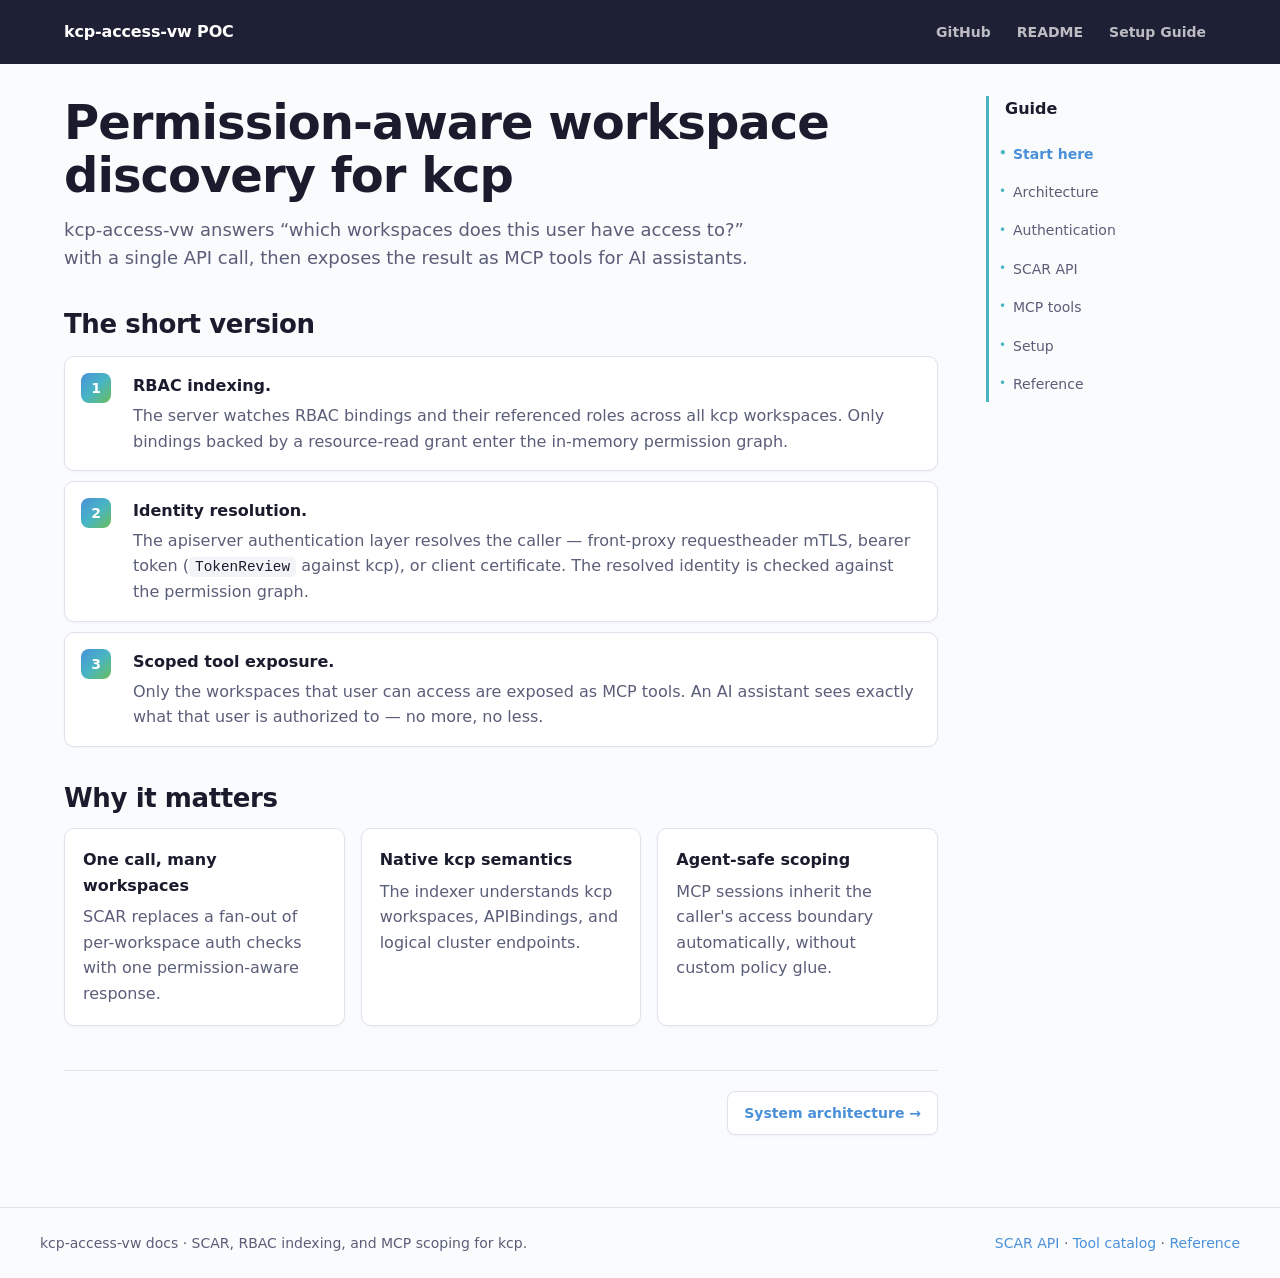
<file: site/index.html>
<!doctype html>
    <html lang="en">
      <head>
        <meta charset="utf-8" />
        <meta name="viewport" content="width=device-width, initial-scale=1" />
        <title>Start here · kcp-access-vw</title>
        <link rel="stylesheet" href="assets/styles.css" />
      </head>
      <body>
        <header class="site-header">
          <div class="header-inner">
            <a class="brand" href="index.html">

              <span>kcp-access-vw POC</span>
            </a>
            <nav class="top-links" aria-label="Top links">
              <a href="https://github.com/cnvergence/kcp-access-vw" target="_blank" rel="noreferrer">GitHub</a>
              <a href="https://github.com/cnvergence/kcp-access-vw#readme" target="_blank" rel="noreferrer">README</a>
              <a href="setup.html">Setup Guide</a>
            </nav>
          </div>
        </header>

        <div class="guide-layout">
          <main class="main-content">
            <h1 class="page-title">Permission-aware workspace discovery for kcp</h1>
            <p class="intro">kcp-access-vw answers “which workspaces does this user have access to?” with a single API call, then exposes the result as MCP tools for AI assistants.</p>


<section class="section">
  <h2>The short version</h2>
  <ol class="step-list">
    <li>
      <span class="step-num">1</span>
      <div>
        <strong>RBAC indexing.</strong>
        <span>The server watches RBAC bindings and their referenced roles across all kcp workspaces. Only bindings backed by a resource-read grant enter the in-memory permission graph.</span>
      </div>
    </li>
    <li>
      <span class="step-num">2</span>
      <div>
        <strong>Identity resolution.</strong>
        <span>The apiserver authentication layer resolves the caller — front-proxy requestheader mTLS, bearer token (<code>TokenReview</code> against kcp), or client certificate. The resolved identity is checked against the permission graph.</span>
      </div>
    </li>
    <li>
      <span class="step-num">3</span>
      <div>
        <strong>Scoped tool exposure.</strong>
        <span>Only the workspaces that user can access are exposed as MCP tools. An AI assistant sees exactly what that user is authorized to — no more, no less.</span>
      </div>
    </li>
  </ol>
</section>


<section class="section">
  <h2>Why it matters</h2>
  <div class="three-col">
    <article class="mini-card">
      <strong>One call, many workspaces</strong>
      <p class="short">SCAR replaces a fan-out of per-workspace auth checks with one permission-aware response.</p>
    </article>
    <article class="mini-card">
      <strong>Native kcp semantics</strong>
      <p class="short">The indexer understands kcp workspaces, APIBindings, and logical cluster endpoints.</p>
    </article>
    <article class="mini-card">
      <strong>Agent-safe scoping</strong>
      <p class="short">MCP sessions inherit the caller's access boundary automatically, without custom policy glue.</p>
    </article>
  </div>
</section>

            <nav class="page-nav" aria-label="Pagination"><span></span><a href="architecture.html">System architecture →</a></nav>
          </main>
          <aside class="sidebar" aria-label="Guide">
            <p class="sidebar-title">Guide</p>
            <ul class="nav-list">
              <li><a href="index.html" aria-current="page">Start here</a></li>
              <li><a href="architecture.html">Architecture</a></li>
              <li><a href="auth.html">Authentication</a></li>
              <li><a href="scar.html">SCAR API</a></li>
              <li><a href="mcp.html">MCP tools</a></li>
              <li><a href="setup.html">Setup</a></li>
              <li><a href="reference.html">Reference</a></li>
            </ul>
          </aside>
        </div>

        <footer class="footer">
          <div class="footer-inner">
            <span>kcp-access-vw docs · SCAR, RBAC indexing, and MCP scoping for kcp.</span>
            <span><a href="scar.html">SCAR API</a> · <a href="mcp.html">Tool catalog</a> · <a href="reference.html">Reference</a></span>
          </div>
        </footer>
      </body>
    </html>
</file>
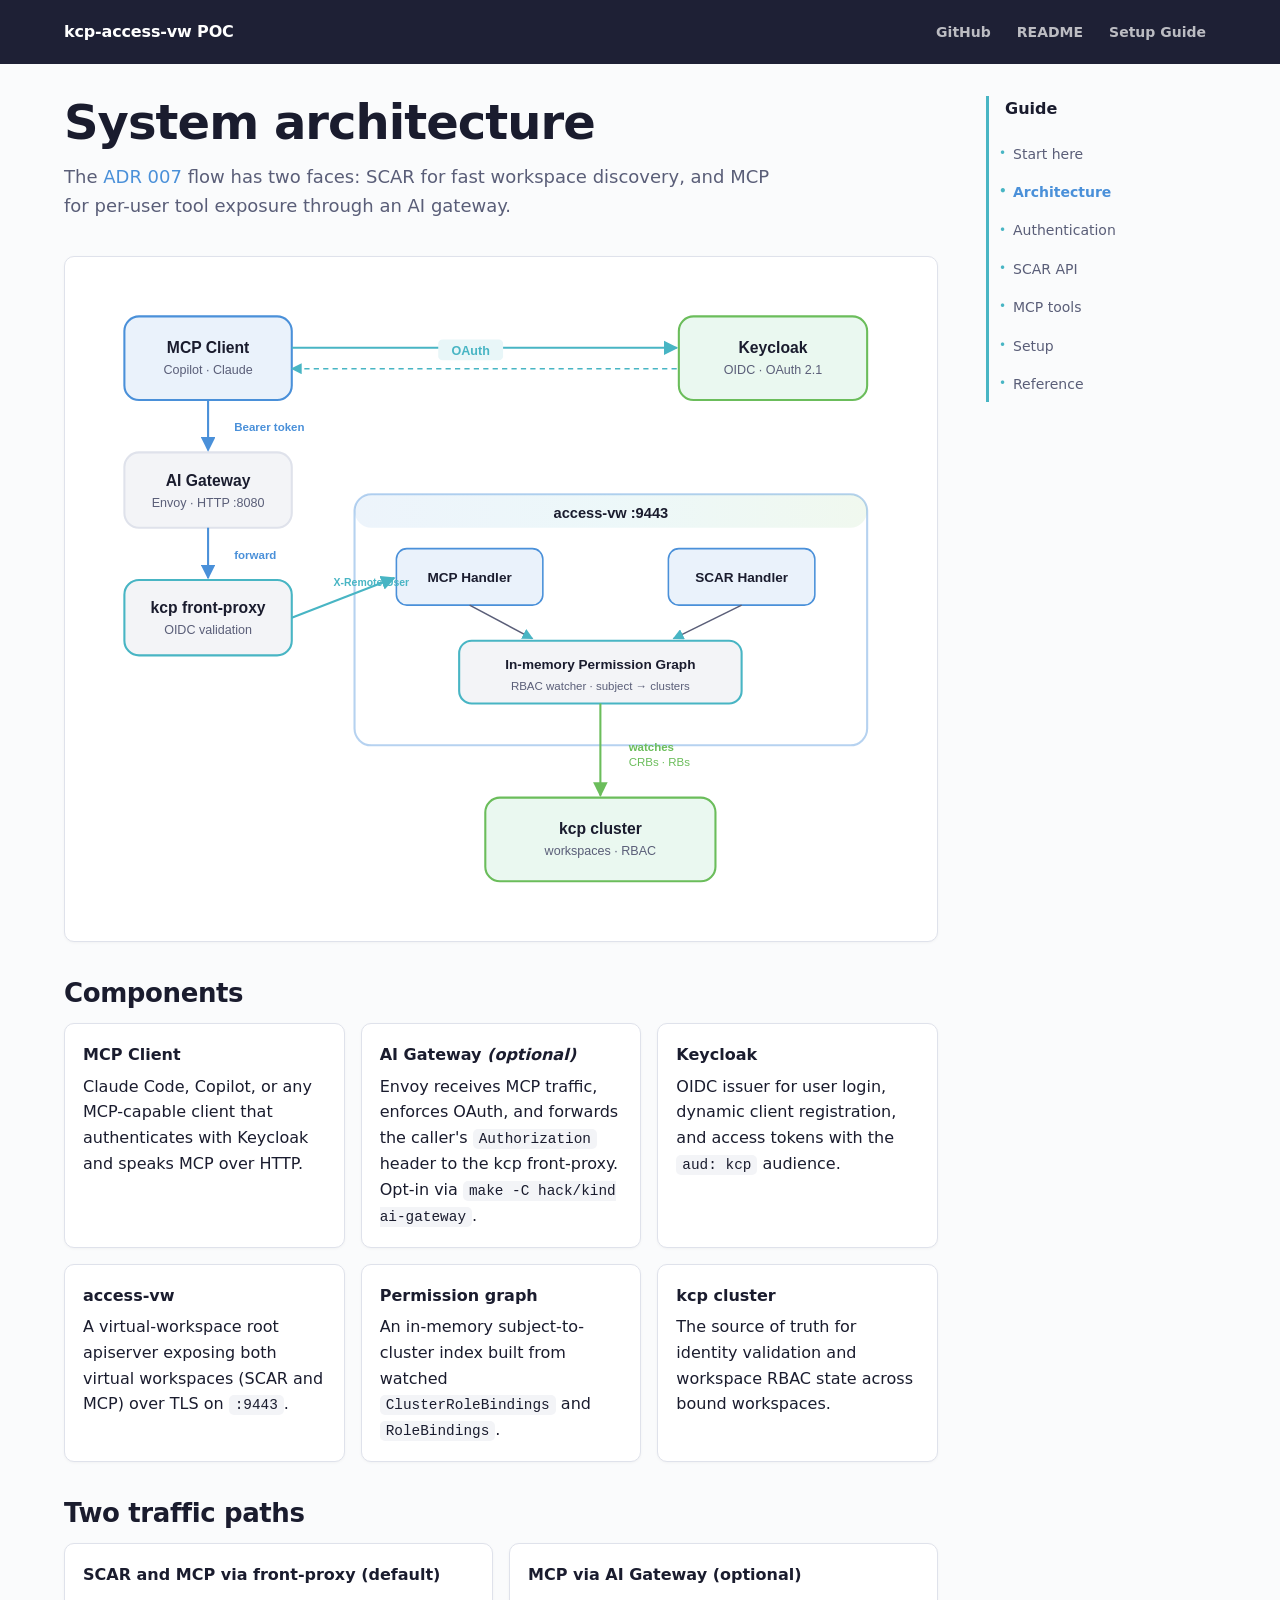
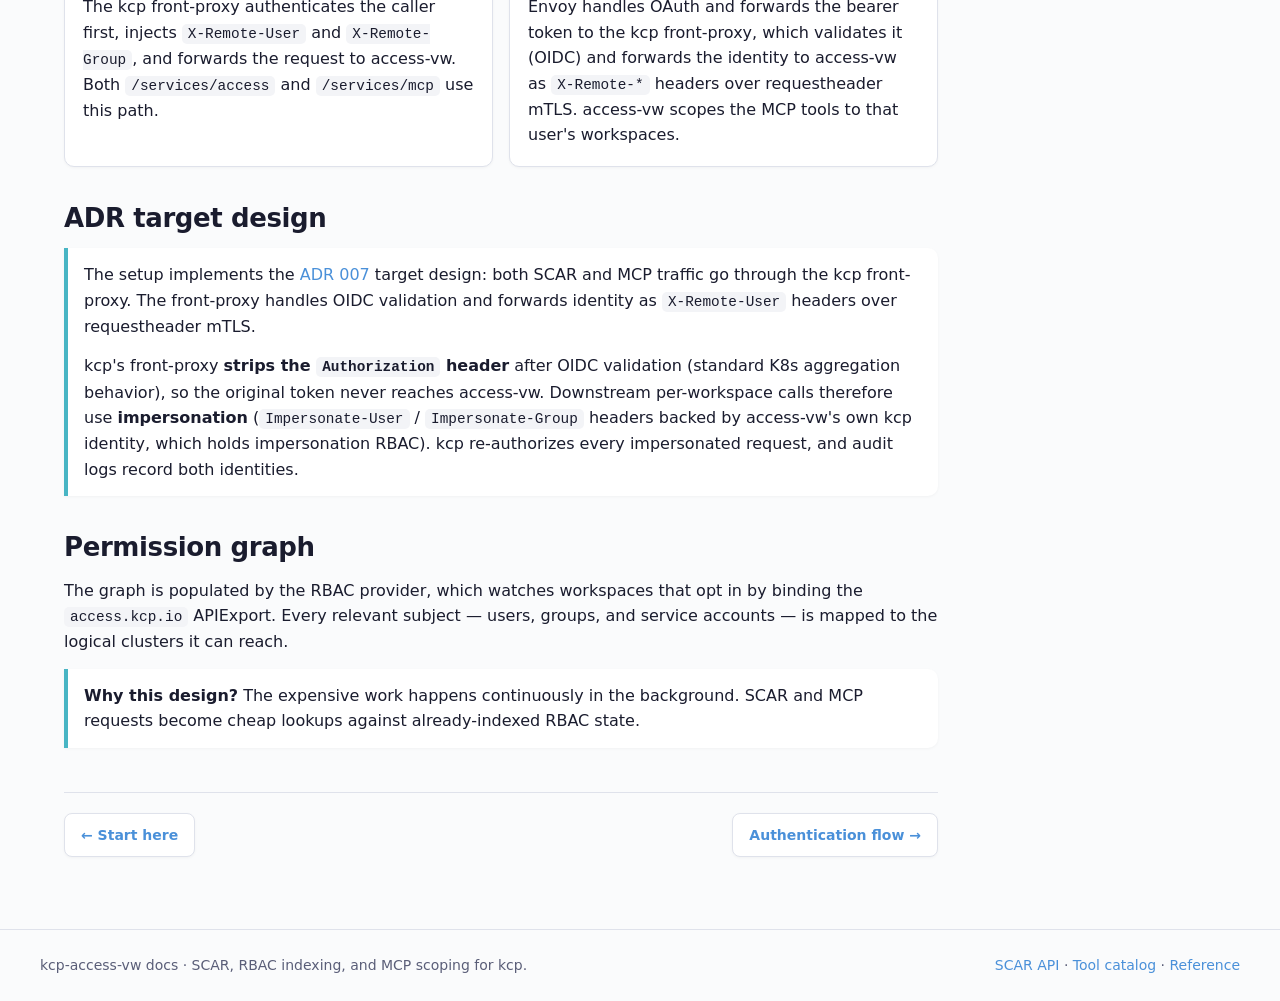
<file: site/architecture.html>
<!doctype html>
    <html lang="en">
      <head>
        <meta charset="utf-8" />
        <meta name="viewport" content="width=device-width, initial-scale=1" />
        <title>System architecture · kcp-access-vw</title>
        <link rel="stylesheet" href="assets/styles.css" />
      </head>
      <body>
        <header class="site-header">
          <div class="header-inner">
            <a class="brand" href="index.html">
              
              <span>kcp-access-vw POC</span>
            </a>
            <nav class="top-links" aria-label="Top links">
              <a href="https://github.com/cnvergence/kcp-access-vw" target="_blank" rel="noreferrer">GitHub</a>
              <a href="https://github.com/cnvergence/kcp-access-vw#readme" target="_blank" rel="noreferrer">README</a>
              <a href="setup.html">Setup Guide</a>
            </nav>
          </div>
        </header>

        <div class="guide-layout">
          <main class="main-content">
            <h1 class="page-title">System architecture</h1>
            <p class="intro">The <a href="https://github.com/cnvergence/pm-architecture/blob/ec1fc0d334de2702dbcfb3070d6d01bc2031bbbf/adr/007-mcp-server-for-kcp-and-platform-mesh.md" target="_blank" rel="noreferrer">ADR 007</a> flow has two faces: SCAR for fast workspace discovery, and MCP for per-user tool exposure through an AI gateway.</p>

    <section class="section">

<div class="diagram-wrap">
  <svg viewBox="0 0 780 600" width="100%" role="img" aria-labelledby="arch-title arch-desc" xmlns="http://www.w3.org/2000/svg">
    <title id="arch-title">access-vw system architecture</title>
    <desc id="arch-desc">OAuth between MCP client and Keycloak, bearer token through Envoy AI Gateway to access-vw, and RBAC watching from access-vw into the kcp cluster.</desc>
    <defs>
      <marker id="arrow-blue" viewBox="0 0 10 10" refX="9" refY="5" markerWidth="7" markerHeight="7" orient="auto-start-reverse">
        <path d="M 0 0 L 10 5 L 0 10 z" fill="#4a90d9" />
      </marker>
      <marker id="arrow-teal" viewBox="0 0 10 10" refX="9" refY="5" markerWidth="7" markerHeight="7" orient="auto-start-reverse">
        <path d="M 0 0 L 10 5 L 0 10 z" fill="#48b5c4" />
      </marker>
      <marker id="arrow-green" viewBox="0 0 10 10" refX="9" refY="5" markerWidth="7" markerHeight="7" orient="auto-start-reverse">
        <path d="M 0 0 L 10 5 L 0 10 z" fill="#6bbd5b" />
      </marker>
      <linearGradient id="grad-header" x1="0" y1="0" x2="1" y2="0">
        <stop offset="0%" stop-color="#4a90d9"/>
        <stop offset="50%" stop-color="#48b5c4"/>
        <stop offset="100%" stop-color="#6bbd5b"/>
      </linearGradient>
    </defs>

    <!-- MCP Client -->
    <rect x="30" y="30" rx="14" ry="14" width="160" height="80" fill="#eaf2fb" stroke="#4a90d9" stroke-width="2"/>
    <text x="110" y="65" text-anchor="middle" font-family="Inter, sans-serif" font-weight="700" font-size="15" fill="#1a1c2e">MCP Client</text>
    <text x="110" y="85" text-anchor="middle" font-family="Inter, sans-serif" font-weight="500" font-size="12" fill="#5a5e78">Copilot · Claude</text>

    <!-- Keycloak -->
    <rect x="560" y="30" rx="14" ry="14" width="180" height="80" fill="#eaf8f0" stroke="#6bbd5b" stroke-width="2"/>
    <text x="650" y="65" text-anchor="middle" font-family="Inter, sans-serif" font-weight="700" font-size="15" fill="#1a1c2e">Keycloak</text>
    <text x="650" y="85" text-anchor="middle" font-family="Inter, sans-serif" font-weight="500" font-size="12" fill="#5a5e78">OIDC · OAuth 2.1</text>

    <!-- OAuth arrow (bidirectional) -->
    <line x1="190" y1="60" x2="558" y2="60" stroke="#48b5c4" stroke-width="2" marker-end="url(#arrow-teal)"/>
    <line x1="558" y1="80" x2="190" y2="80" stroke="#48b5c4" stroke-width="1.5" stroke-dasharray="5 4" marker-end="url(#arrow-teal)"/>
    <rect x="330" y="52" rx="4" ry="4" width="62" height="20" fill="#e8f6f8"/>
    <text x="361" y="67" text-anchor="middle" font-family="Inter, sans-serif" font-weight="700" font-size="12" fill="#48b5c4">OAuth</text>

    <!-- AI Gateway -->
    <rect x="30" y="160" rx="14" ry="14" width="160" height="72" fill="#f3f4f7" stroke="#dfe2eb" stroke-width="2"/>
    <text x="110" y="192" text-anchor="middle" font-family="Inter, sans-serif" font-weight="700" font-size="15" fill="#1a1c2e">AI Gateway</text>
    <text x="110" y="212" text-anchor="middle" font-family="Inter, sans-serif" font-weight="500" font-size="12" fill="#5a5e78">Envoy · HTTP :8080</text>

    <!-- MCP Client to Gateway -->
    <line x1="110" y1="110" x2="110" y2="158" stroke="#4a90d9" stroke-width="2" marker-end="url(#arrow-blue)"/>
    <text x="135" y="140" font-family="Inter, sans-serif" font-weight="600" font-size="11" fill="#4a90d9">Bearer token</text>

    <!-- kcp front-proxy -->
    <rect x="30" y="282" rx="14" ry="14" width="160" height="72" fill="#f3f4f7" stroke="#48b5c4" stroke-width="2"/>
    <text x="110" y="314" text-anchor="middle" font-family="Inter, sans-serif" font-weight="700" font-size="15" fill="#1a1c2e">kcp front-proxy</text>
    <text x="110" y="334" text-anchor="middle" font-family="Inter, sans-serif" font-weight="500" font-size="12" fill="#5a5e78">OIDC validation</text>

    <!-- Gateway to front-proxy -->
    <line x1="110" y1="232" x2="110" y2="280" stroke="#4a90d9" stroke-width="2" marker-end="url(#arrow-blue)"/>
    <text x="135" y="262" font-family="Inter, sans-serif" font-weight="600" font-size="11" fill="#4a90d9">forward</text>

    <!-- access-vw panel -->
    <rect x="250" y="200" rx="16" ry="16" width="490" height="240" fill="#ffffff" stroke="#4a90d9" stroke-width="2" stroke-opacity="0.4"/>
    <rect x="250" y="200" rx="16" ry="16" width="490" height="32" fill="url(#grad-header)" opacity="0.1"/>
    <text x="495" y="223" text-anchor="middle" font-family="Inter, sans-serif" font-weight="800" font-size="14" fill="#1a1c2e">access-vw :9443</text>

    <!-- MCP Handler -->
    <rect x="290" y="252" rx="10" ry="10" width="140" height="54" fill="#eaf2fb" stroke="#4a90d9" stroke-width="1.5"/>
    <text x="360" y="284" text-anchor="middle" font-family="Inter, sans-serif" font-weight="700" font-size="13" fill="#1a1c2e">MCP Handler</text>

    <!-- SCAR Handler -->
    <rect x="550" y="252" rx="10" ry="10" width="140" height="54" fill="#eaf2fb" stroke="#4a90d9" stroke-width="1.5"/>
    <text x="620" y="284" text-anchor="middle" font-family="Inter, sans-serif" font-weight="700" font-size="13" fill="#1a1c2e">SCAR Handler</text>

    <!-- Permission Graph -->
    <rect x="350" y="340" rx="12" ry="12" width="270" height="60" fill="#f3f4f7" stroke="#48b5c4" stroke-width="2"/>
    <text x="485" y="367" text-anchor="middle" font-family="Inter, sans-serif" font-weight="700" font-size="13" fill="#1a1c2e">In-memory Permission Graph</text>
    <text x="485" y="387" text-anchor="middle" font-family="Inter, sans-serif" font-weight="500" font-size="11" fill="#5a5e78">RBAC watcher · subject → clusters</text>

    <!-- Front-proxy to access-vw (X-Remote-User headers) -->
    <line x1="190" y1="318" x2="288" y2="280" stroke="#48b5c4" stroke-width="2" marker-end="url(#arrow-teal)"/>
    <text x="230" y="288" font-family="Inter, sans-serif" font-weight="600" font-size="10" fill="#48b5c4">X-Remote-User</text>

    <!-- Handlers to graph arrows -->
    <line x1="360" y1="306" x2="420" y2="338" stroke="#5a5e78" stroke-width="1.5" marker-end="url(#arrow-teal)"/>
    <line x1="620" y1="306" x2="555" y2="338" stroke="#5a5e78" stroke-width="1.5" marker-end="url(#arrow-teal)"/>

    <!-- Graph to kcp arrow -->
    <line x1="485" y1="400" x2="485" y2="488" stroke="#6bbd5b" stroke-width="2" marker-end="url(#arrow-green)"/>
    <text x="512" y="445" font-family="Inter, sans-serif" font-weight="600" font-size="11" fill="#6bbd5b">watches</text>
    <text x="512" y="460" font-family="Inter, sans-serif" font-weight="500" font-size="11" fill="#6bbd5b">CRBs · RBs</text>

    <!-- kcp cluster -->
    <rect x="375" y="490" rx="14" ry="14" width="220" height="80" fill="#eaf8f0" stroke="#6bbd5b" stroke-width="2"/>
    <text x="485" y="525" text-anchor="middle" font-family="Inter, sans-serif" font-weight="700" font-size="15" fill="#1a1c2e">kcp cluster</text>
    <text x="485" y="545" text-anchor="middle" font-family="Inter, sans-serif" font-weight="500" font-size="12" fill="#5a5e78">workspaces · RBAC</text>
  </svg>
</div>

    </section>

    <section class="section">
      <h2>Components</h2>
      <div class="three-col">
        <article class="mini-card"><strong>MCP Client</strong><p>Claude Code, Copilot, or any MCP-capable client that authenticates with Keycloak and speaks MCP over HTTP.</p></article>
        <article class="mini-card"><strong>AI Gateway <em>(optional)</em></strong><p>Envoy receives MCP traffic, enforces OAuth, and forwards the caller's <code>Authorization</code> header to the kcp front-proxy. Opt-in via <code>make -C hack/kind ai-gateway</code>.</p></article>
        <article class="mini-card"><strong>Keycloak</strong><p>OIDC issuer for user login, dynamic client registration, and access tokens with the <code>aud: kcp</code> audience.</p></article>
        <article class="mini-card"><strong>access-vw</strong><p>A virtual-workspace root apiserver exposing both virtual workspaces (SCAR and MCP) over TLS on <code>:9443</code>.</p></article>
        <article class="mini-card"><strong>Permission graph</strong><p>An in-memory subject-to-cluster index built from watched <code>ClusterRoleBindings</code> and <code>RoleBindings</code>.</p></article>
        <article class="mini-card"><strong>kcp cluster</strong><p>The source of truth for identity validation and workspace RBAC state across bound workspaces.</p></article>
      </div>
    </section>

    <section class="section">
      <h2>Two traffic paths</h2>
      <div class="two-col">
        <article class="mini-card">
          <strong>SCAR and MCP via front-proxy (default)</strong>
          <p>The kcp front-proxy authenticates the caller first, injects <code>X-Remote-User</code> and <code>X-Remote-Group</code>, and forwards the request to access-vw. Both <code>/services/access</code> and <code>/services/mcp</code> use this path.</p>
        </article>
        <article class="mini-card">
          <strong>MCP via AI Gateway (optional)</strong>
          <p>Envoy handles OAuth and forwards the bearer token to the kcp front-proxy, which validates it (OIDC) and forwards the identity to access-vw as <code>X-Remote-*</code> headers over requestheader mTLS. access-vw scopes the MCP tools to that user's workspaces.</p>
        </article>
      </div>
    </section>

    <section class="section">
      <h2>ADR target design</h2>
      <div class="note">
        <p>The setup implements the <a href="https://github.com/cnvergence/pm-architecture/blob/ec1fc0d334de2702dbcfb3070d6d01bc2031bbbf/adr/007-mcp-server-for-kcp-and-platform-mesh.md" target="_blank" rel="noreferrer">ADR 007</a> target design: both SCAR and MCP traffic go through the kcp front-proxy. The front-proxy handles OIDC validation and forwards identity as <code>X-Remote-User</code> headers over requestheader mTLS.</p>
        <p>kcp's front-proxy <strong>strips the <code>Authorization</code> header</strong> after OIDC validation (standard K8s aggregation behavior), so the original token never reaches access-vw. Downstream per-workspace calls therefore use <strong>impersonation</strong> (<code>Impersonate-User</code> / <code>Impersonate-Group</code> headers backed by access-vw's own kcp identity, which holds impersonation RBAC). kcp re-authorizes every impersonated request, and audit logs record both identities.</p>
      </div>
    </section>

    <section class="section">
      <h2>Permission graph</h2>
      <p>The graph is populated by the RBAC provider, which watches workspaces that opt in by binding the <code>access.kcp.io</code> APIExport. Every relevant subject — users, groups, and service accounts — is mapped to the logical clusters it can reach.</p>
      <div class="note">
        <p><strong>Why this design?</strong> The expensive work happens continuously in the background. SCAR and MCP requests become cheap lookups against already-indexed RBAC state.</p>
      </div>
    </section>

            <nav class="page-nav" aria-label="Pagination"><a href="index.html">← Start here</a><a href="auth.html">Authentication flow →</a></nav>
          </main>
          <aside class="sidebar" aria-label="Guide">
            <p class="sidebar-title">Guide</p>
            <ul class="nav-list">
              <li><a href="index.html">Start here</a></li>
              <li><a href="architecture.html" aria-current="page">Architecture</a></li>
              <li><a href="auth.html">Authentication</a></li>
              <li><a href="scar.html">SCAR API</a></li>
              <li><a href="mcp.html">MCP tools</a></li>
              <li><a href="setup.html">Setup</a></li>
              <li><a href="reference.html">Reference</a></li>
            </ul>
          </aside>
        </div>

        <footer class="footer">
          <div class="footer-inner">
            <span>kcp-access-vw docs · SCAR, RBAC indexing, and MCP scoping for kcp.</span>
            <span><a href="scar.html">SCAR API</a> · <a href="mcp.html">Tool catalog</a> · <a href="reference.html">Reference</a></span>
          </div>
        </footer>
      </body>
    </html>
</file>
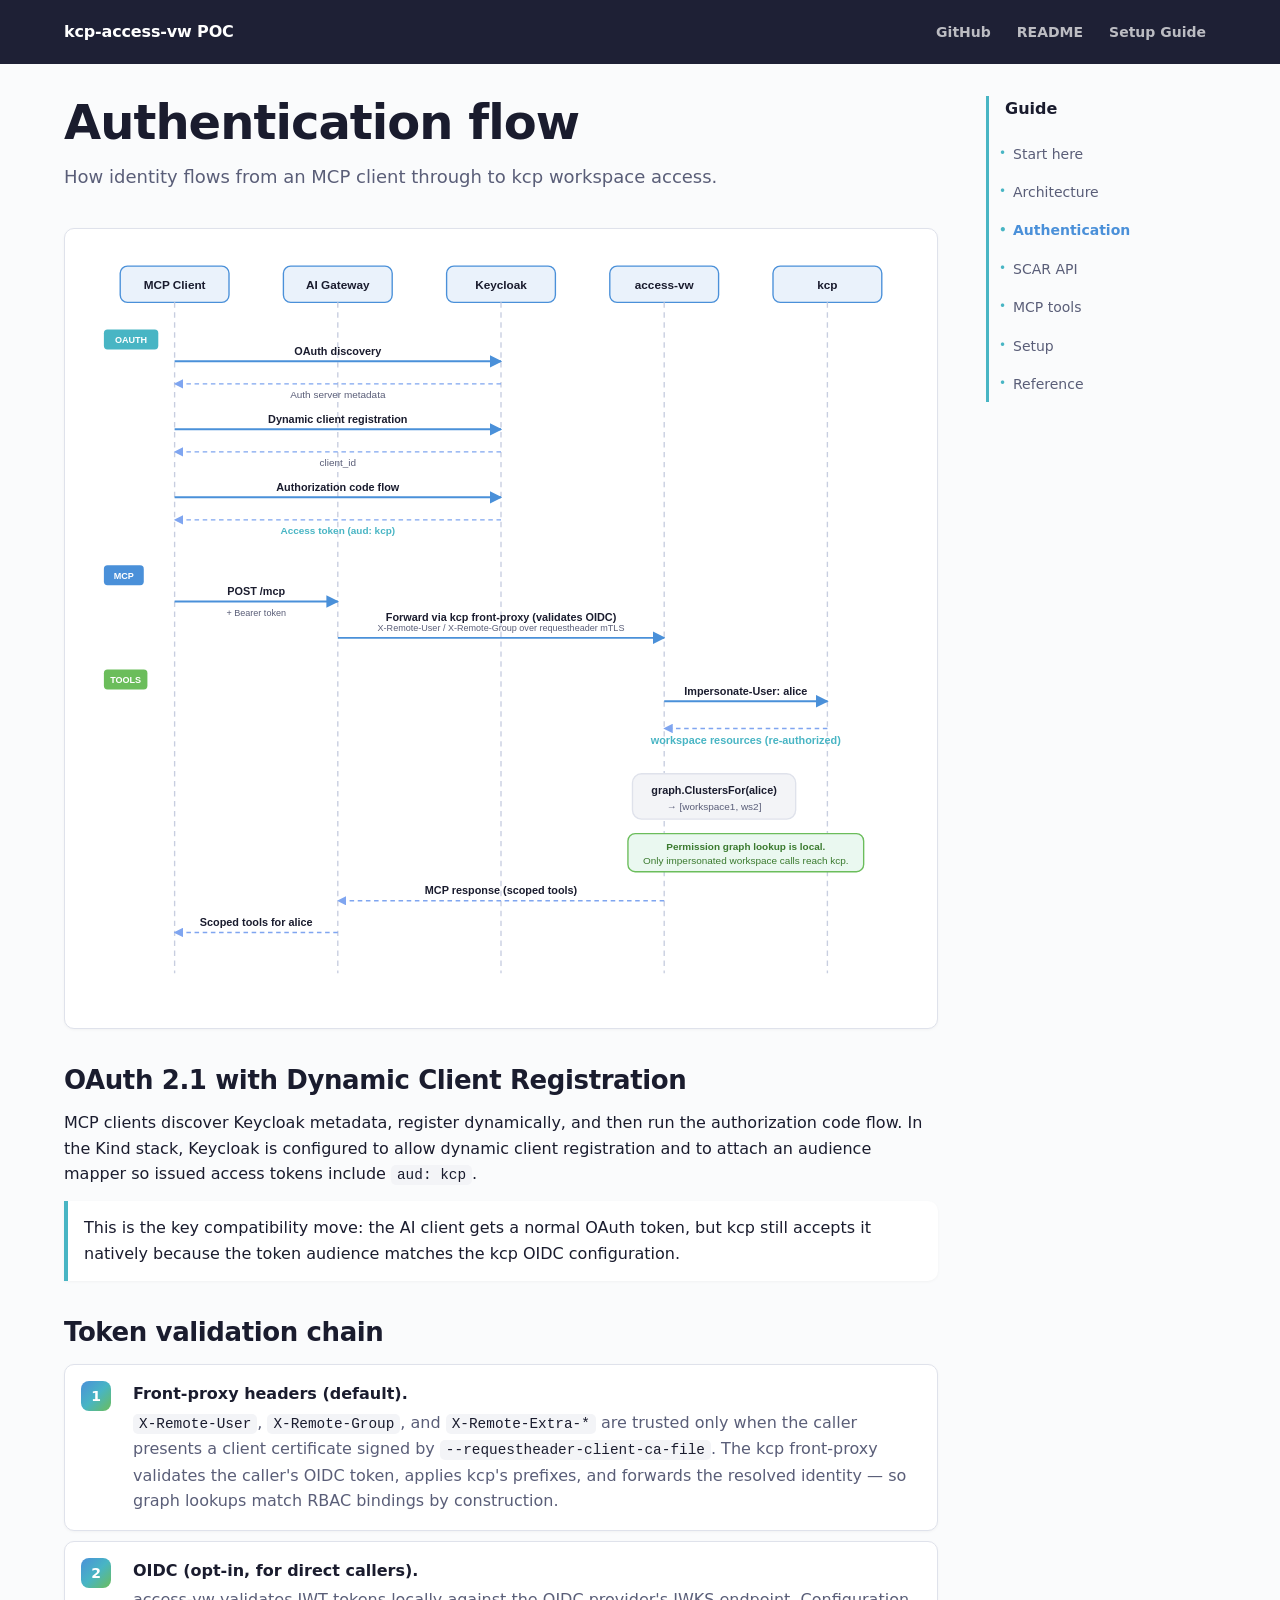
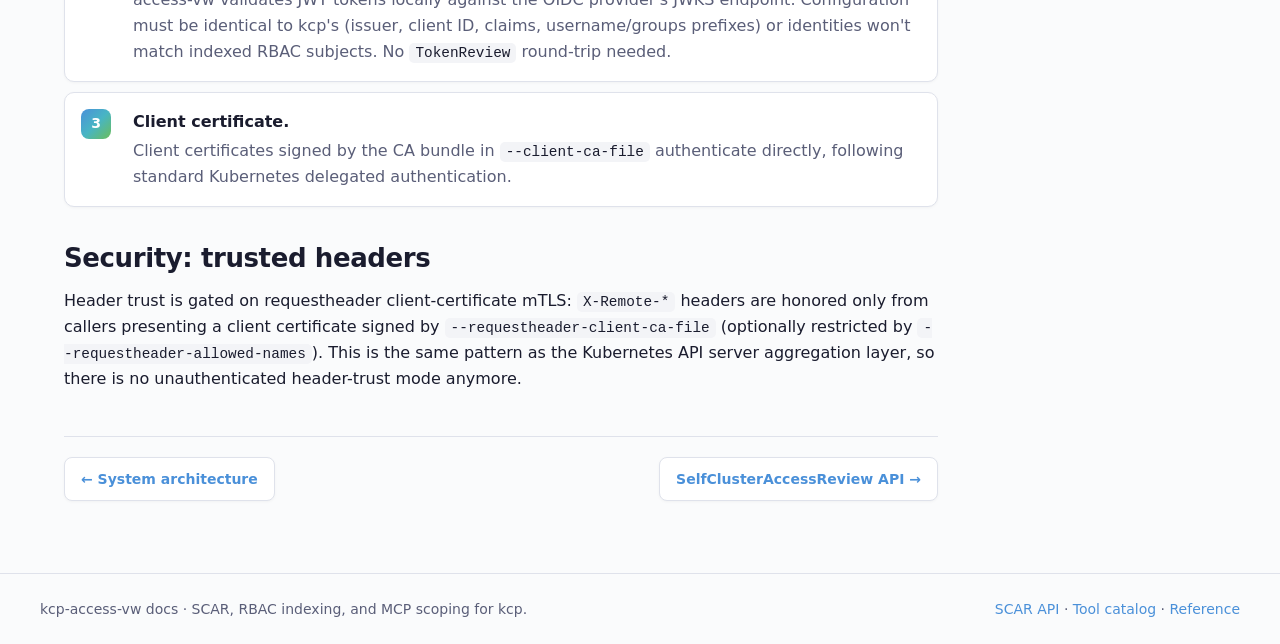
<file: site/auth.html>
<!doctype html>
    <html lang="en">
      <head>
        <meta charset="utf-8" />
        <meta name="viewport" content="width=device-width, initial-scale=1" />
        <title>Authentication flow · kcp-access-vw</title>
        <link rel="stylesheet" href="assets/styles.css" />
      </head>
      <body>
        <header class="site-header">
          <div class="header-inner">
            <a class="brand" href="index.html">
              
              <span>kcp-access-vw POC</span>
            </a>
            <nav class="top-links" aria-label="Top links">
              <a href="https://github.com/cnvergence/kcp-access-vw" target="_blank" rel="noreferrer">GitHub</a>
              <a href="https://github.com/cnvergence/kcp-access-vw#readme" target="_blank" rel="noreferrer">README</a>
              <a href="setup.html">Setup Guide</a>
            </nav>
          </div>
        </header>

        <div class="guide-layout">
          <main class="main-content">
            <h1 class="page-title">Authentication flow</h1>
            <p class="intro">How identity flows from an MCP client through to kcp workspace access.</p>

    <section class="section">

<div class="diagram-wrap">
  <svg viewBox="0 0 900 820" width="100%" role="img" aria-labelledby="auth-title auth-desc" xmlns="http://www.w3.org/2000/svg">
    <title id="auth-title">MCP authentication sequence</title>
    <desc id="auth-desc">OAuth discovery, dynamic client registration, authorization code flow, MCP request forwarding via the kcp front-proxy (requestheader identity), permission graph lookup, impersonated workspace calls, and scoped tool response.</desc>
    <defs>
      <marker id="seq-arrow" viewBox="0 0 10 10" refX="9" refY="5" markerWidth="7" markerHeight="7" orient="auto-start-reverse">
        <path d="M 0 0 L 10 5 L 0 10 z" fill="#4a90d9" />
      </marker>
      <marker id="seq-arrow-ret" viewBox="0 0 10 10" refX="9" refY="5" markerWidth="7" markerHeight="7" orient="auto-start-reverse">
        <path d="M 0 0 L 10 5 L 0 10 z" fill="#7fa5f0" />
      </marker>
    </defs>

    <!-- Actor boxes at top -->
    <g>
      <rect x="30" y="10" rx="8" ry="8" width="120" height="40" fill="#eaf2fb" stroke="#4a90d9" stroke-width="1.5"/>
      <text x="90" y="35" text-anchor="middle" font-family="Inter, sans-serif" font-weight="700" font-size="13" fill="#1a1c2e">MCP Client</text>

      <rect x="210" y="10" rx="8" ry="8" width="120" height="40" fill="#eaf2fb" stroke="#4a90d9" stroke-width="1.5"/>
      <text x="270" y="35" text-anchor="middle" font-family="Inter, sans-serif" font-weight="700" font-size="13" fill="#1a1c2e">AI Gateway</text>

      <rect x="390" y="10" rx="8" ry="8" width="120" height="40" fill="#eaf2fb" stroke="#4a90d9" stroke-width="1.5"/>
      <text x="450" y="35" text-anchor="middle" font-family="Inter, sans-serif" font-weight="700" font-size="13" fill="#1a1c2e">Keycloak</text>

      <rect x="570" y="10" rx="8" ry="8" width="120" height="40" fill="#eaf2fb" stroke="#4a90d9" stroke-width="1.5"/>
      <text x="630" y="35" text-anchor="middle" font-family="Inter, sans-serif" font-weight="700" font-size="13" fill="#1a1c2e">access-vw</text>

      <rect x="750" y="10" rx="8" ry="8" width="120" height="40" fill="#eaf2fb" stroke="#4a90d9" stroke-width="1.5"/>
      <text x="810" y="35" text-anchor="middle" font-family="Inter, sans-serif" font-weight="700" font-size="13" fill="#1a1c2e">kcp</text>
    </g>

    <!-- Lifelines -->
    <g>
      <line x1="90" y1="50" x2="90" y2="790" stroke="#c8cee0" stroke-width="1.5" stroke-dasharray="6 5"/>
      <line x1="270" y1="50" x2="270" y2="790" stroke="#c8cee0" stroke-width="1.5" stroke-dasharray="6 5"/>
      <line x1="450" y1="50" x2="450" y2="790" stroke="#c8cee0" stroke-width="1.5" stroke-dasharray="6 5"/>
      <line x1="630" y1="50" x2="630" y2="790" stroke="#c8cee0" stroke-width="1.5" stroke-dasharray="6 5"/>
      <line x1="810" y1="50" x2="810" y2="790" stroke="#c8cee0" stroke-width="1.5" stroke-dasharray="6 5"/>
    </g>

    <!-- Phase label: OAuth -->
    <rect x="12" y="80" rx="4" ry="4" width="60" height="22" fill="#48b5c4" rx="4"/>
    <text x="42" y="95" text-anchor="middle" font-family="Inter, sans-serif" font-weight="700" font-size="10" fill="#fff">OAUTH</text>

    <!-- 1. OAuth discovery -->
    <line x1="90" y1="115" x2="450" y2="115" stroke="#4a90d9" stroke-width="2" marker-end="url(#seq-arrow)"/>
    <text x="270" y="108" text-anchor="middle" font-family="Inter, sans-serif" font-weight="600" font-size="12" fill="#1a1c2e">OAuth discovery</text>
    <line x1="450" y1="140" x2="90" y2="140" stroke="#7fa5f0" stroke-width="1.5" stroke-dasharray="5 4" marker-end="url(#seq-arrow-ret)"/>
    <text x="270" y="155" text-anchor="middle" font-family="Inter, sans-serif" font-weight="500" font-size="11" fill="#5a5e78">Auth server metadata</text>

    <!-- 2. Dynamic client registration -->
    <line x1="90" y1="190" x2="450" y2="190" stroke="#4a90d9" stroke-width="2" marker-end="url(#seq-arrow)"/>
    <text x="270" y="183" text-anchor="middle" font-family="Inter, sans-serif" font-weight="600" font-size="12" fill="#1a1c2e">Dynamic client registration</text>
    <line x1="450" y1="215" x2="90" y2="215" stroke="#7fa5f0" stroke-width="1.5" stroke-dasharray="5 4" marker-end="url(#seq-arrow-ret)"/>
    <text x="270" y="230" text-anchor="middle" font-family="Inter, sans-serif" font-weight="500" font-size="11" fill="#5a5e78">client_id</text>

    <!-- 3. Auth code flow -->
    <line x1="90" y1="265" x2="450" y2="265" stroke="#4a90d9" stroke-width="2" marker-end="url(#seq-arrow)"/>
    <text x="270" y="258" text-anchor="middle" font-family="Inter, sans-serif" font-weight="600" font-size="12" fill="#1a1c2e">Authorization code flow</text>
    <line x1="450" y1="290" x2="90" y2="290" stroke="#7fa5f0" stroke-width="1.5" stroke-dasharray="5 4" marker-end="url(#seq-arrow-ret)"/>
    <text x="270" y="305" text-anchor="middle" font-family="Inter, sans-serif" font-weight="600" font-size="11" fill="#48b5c4">Access token (aud: kcp)</text>

    <!-- Phase label: MCP -->
    <rect x="12" y="340" rx="4" ry="4" width="44" height="22" fill="#4a90d9"/>
    <text x="34" y="355" text-anchor="middle" font-family="Inter, sans-serif" font-weight="700" font-size="10" fill="#fff">MCP</text>

    <!-- 4. POST /mcp -->
    <line x1="90" y1="380" x2="270" y2="380" stroke="#4a90d9" stroke-width="2" marker-end="url(#seq-arrow)"/>
    <text x="180" y="373" text-anchor="middle" font-family="Inter, sans-serif" font-weight="600" font-size="12" fill="#1a1c2e">POST /mcp</text>
    <text x="180" y="396" text-anchor="middle" font-family="Inter, sans-serif" font-weight="500" font-size="10" fill="#5a5e78">+ Bearer token</text>

    <!-- 5. Forward to access-vw via front-proxy -->
    <line x1="270" y1="420" x2="630" y2="420" stroke="#4a90d9" stroke-width="2" marker-end="url(#seq-arrow)"/>
    <text x="450" y="401" text-anchor="middle" font-family="Inter, sans-serif" font-weight="600" font-size="12" fill="#1a1c2e">Forward via kcp front-proxy (validates OIDC)</text>
    <text x="450" y="413" text-anchor="middle" font-family="Inter, sans-serif" font-weight="500" font-size="10" fill="#5a5e78">X-Remote-User / X-Remote-Group over requestheader mTLS</text>

    <!-- Phase label: TOOLS -->
    <rect x="12" y="455" rx="4" ry="4" width="48" height="22" fill="#6bbd5b"/>
    <text x="36" y="470" text-anchor="middle" font-family="Inter, sans-serif" font-weight="700" font-size="10" fill="#fff">TOOLS</text>

    <!-- 6. Impersonated workspace calls -->
    <line x1="630" y1="490" x2="810" y2="490" stroke="#4a90d9" stroke-width="2" marker-end="url(#seq-arrow)"/>
    <text x="720" y="483" text-anchor="middle" font-family="Inter, sans-serif" font-weight="700" font-size="12" fill="#1a1c2e">Impersonate-User: alice</text>
    <line x1="810" y1="520" x2="630" y2="520" stroke="#7fa5f0" stroke-width="1.5" stroke-dasharray="5 4" marker-end="url(#seq-arrow-ret)"/>
    <text x="720" y="537" text-anchor="middle" font-family="Inter, sans-serif" font-weight="600" font-size="12" fill="#48b5c4">workspace resources (re-authorized)</text>

    <!-- 7. Permission graph (local) -->
    <rect x="595" y="570" rx="10" ry="10" width="180" height="50" fill="#f3f4f7" stroke="#dfe2eb" stroke-width="1.5"/>
    <text x="685" y="592" text-anchor="middle" font-family="Inter, sans-serif" font-weight="600" font-size="12" fill="#1a1c2e">graph.ClustersFor(alice)</text>
    <text x="685" y="610" text-anchor="middle" font-family="Inter, sans-serif" font-weight="500" font-size="11" fill="#5a5e78">→ [workspace1, ws2]</text>

    <!-- Note: local lookup -->
    <rect x="590" y="636" rx="8" ry="8" width="260" height="42" fill="#eaf8f0" stroke="#6bbd5b" stroke-width="1.5"/>
    <text x="720" y="654" text-anchor="middle" font-family="Inter, sans-serif" font-weight="600" font-size="11" fill="#3a7a2e">Permission graph lookup is local.</text>
    <text x="720" y="670" text-anchor="middle" font-family="Inter, sans-serif" font-weight="500" font-size="11" fill="#3a7a2e">Only impersonated workspace calls reach kcp.</text>

    <!-- 8. Response back -->
    <line x1="630" y1="710" x2="270" y2="710" stroke="#7fa5f0" stroke-width="1.5" stroke-dasharray="5 4" marker-end="url(#seq-arrow-ret)"/>
    <text x="450" y="703" text-anchor="middle" font-family="Inter, sans-serif" font-weight="600" font-size="12" fill="#1a1c2e">MCP response (scoped tools)</text>
    <line x1="270" y1="745" x2="90" y2="745" stroke="#7fa5f0" stroke-width="1.5" stroke-dasharray="5 4" marker-end="url(#seq-arrow-ret)"/>
    <text x="180" y="738" text-anchor="middle" font-family="Inter, sans-serif" font-weight="600" font-size="12" fill="#1a1c2e">Scoped tools for alice</text>
  </svg>
</div>

    </section>

    <section class="section">
      <h2>OAuth 2.1 with Dynamic Client Registration</h2>
      <p>MCP clients discover Keycloak metadata, register dynamically, and then run the authorization code flow. In the Kind stack, Keycloak is configured to allow dynamic client registration and to attach an audience mapper so issued access tokens include <code>aud: kcp</code>.</p>
      <div class="note">
        <p>This is the key compatibility move: the AI client gets a normal OAuth token, but kcp still accepts it natively because the token audience matches the kcp OIDC configuration.</p>
      </div>
    </section>

    <section class="section">
      <h2>Token validation chain</h2>
      <ol class="step-list">
        <li><span class="step-num">1</span><div><strong>Front-proxy headers (default).</strong><span><code>X-Remote-User</code>, <code>X-Remote-Group</code>, and <code>X-Remote-Extra-*</code> are trusted only when the caller presents a client certificate signed by <code>--requestheader-client-ca-file</code>. The kcp front-proxy validates the caller's OIDC token, applies kcp's prefixes, and forwards the resolved identity — so graph lookups match RBAC bindings by construction.</span></div></li>
        <li><span class="step-num">2</span><div><strong>OIDC (opt-in, for direct callers).</strong><span>access-vw validates JWT tokens locally against the OIDC provider's JWKS endpoint. Configuration must be identical to kcp's (issuer, client ID, claims, username/groups prefixes) or identities won't match indexed RBAC subjects. No <code>TokenReview</code> round-trip needed.</span></div></li>
        <li><span class="step-num">3</span><div><strong>Client certificate.</strong><span>Client certificates signed by the CA bundle in <code>--client-ca-file</code> authenticate directly, following standard Kubernetes delegated authentication.</span></div></li>
      </ol>
    </section>

    <section class="section">
      <h2>Security: trusted headers</h2>
      <p>Header trust is gated on requestheader client-certificate mTLS: <code>X-Remote-*</code> headers are honored only from callers presenting a client certificate signed by <code>--requestheader-client-ca-file</code> (optionally restricted by <code>--requestheader-allowed-names</code>). This is the same pattern as the Kubernetes API server aggregation layer, so there is no unauthenticated header-trust mode anymore.</p>
    </section>

            <nav class="page-nav" aria-label="Pagination"><a href="architecture.html">← System architecture</a><a href="scar.html">SelfClusterAccessReview API →</a></nav>
          </main>
          <aside class="sidebar" aria-label="Guide">
            <p class="sidebar-title">Guide</p>
            <ul class="nav-list">
              <li><a href="index.html">Start here</a></li>
              <li><a href="architecture.html">Architecture</a></li>
              <li><a href="auth.html" aria-current="page">Authentication</a></li>
              <li><a href="scar.html">SCAR API</a></li>
              <li><a href="mcp.html">MCP tools</a></li>
              <li><a href="setup.html">Setup</a></li>
              <li><a href="reference.html">Reference</a></li>
            </ul>
          </aside>
        </div>

        <footer class="footer">
          <div class="footer-inner">
            <span>kcp-access-vw docs · SCAR, RBAC indexing, and MCP scoping for kcp.</span>
            <span><a href="scar.html">SCAR API</a> · <a href="mcp.html">Tool catalog</a> · <a href="reference.html">Reference</a></span>
          </div>
        </footer>
      </body>
    </html>
</file>
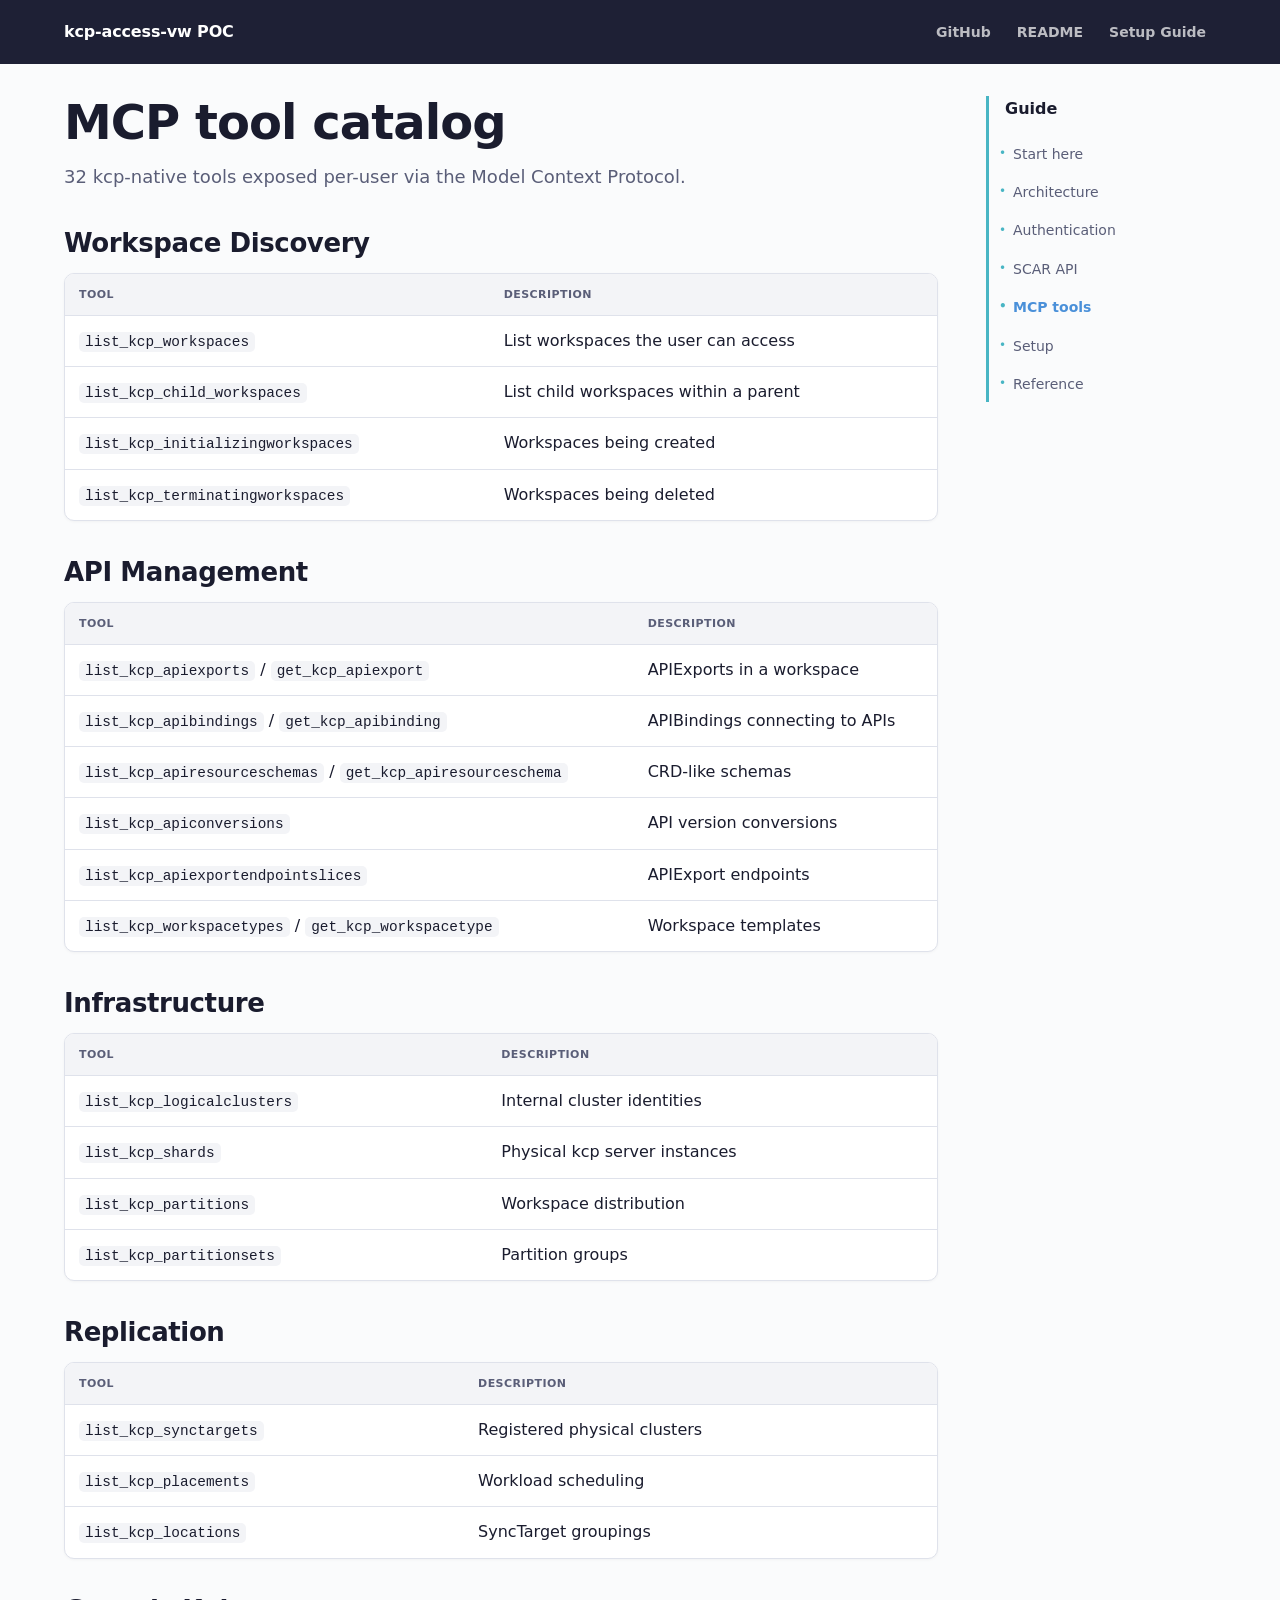
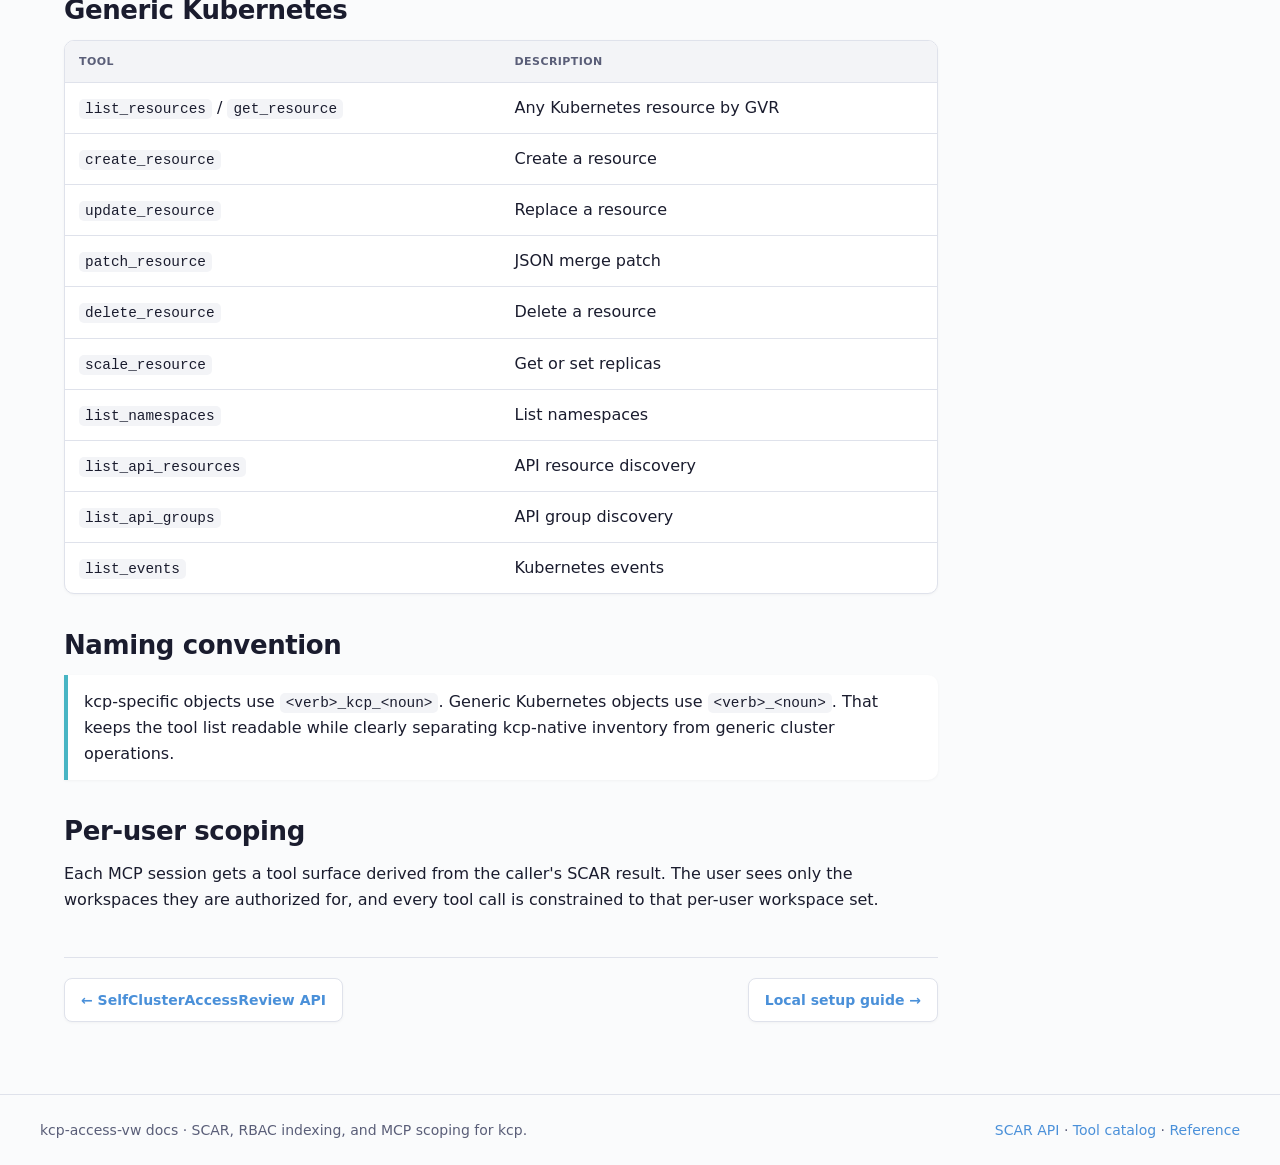
<file: site/mcp.html>
<!doctype html>
    <html lang="en">
      <head>
        <meta charset="utf-8" />
        <meta name="viewport" content="width=device-width, initial-scale=1" />
        <title>MCP tool catalog · kcp-access-vw</title>
        <link rel="stylesheet" href="assets/styles.css" />
      </head>
      <body>
        <header class="site-header">
          <div class="header-inner">
            <a class="brand" href="index.html">
              
              <span>kcp-access-vw POC</span>
            </a>
            <nav class="top-links" aria-label="Top links">
              <a href="https://github.com/cnvergence/kcp-access-vw" target="_blank" rel="noreferrer">GitHub</a>
              <a href="https://github.com/cnvergence/kcp-access-vw#readme" target="_blank" rel="noreferrer">README</a>
              <a href="setup.html">Setup Guide</a>
            </nav>
          </div>
        </header>

        <div class="guide-layout">
          <main class="main-content">
            <h1 class="page-title">MCP tool catalog</h1>
            <p class="intro">32 kcp-native tools exposed per-user via the Model Context Protocol.</p>

<section class="section">
  <h2>Workspace Discovery</h2>
  <div class="table-wrap"><table>
    <thead><tr><th>Tool</th><th>Description</th></tr></thead>
    <tbody>
      <tr><td><code>list_kcp_workspaces</code></td><td>List workspaces the user can access</td></tr>
      <tr><td><code>list_kcp_child_workspaces</code></td><td>List child workspaces within a parent</td></tr>
      <tr><td><code>list_kcp_initializingworkspaces</code></td><td>Workspaces being created</td></tr>
      <tr><td><code>list_kcp_terminatingworkspaces</code></td><td>Workspaces being deleted</td></tr>
    </tbody>
  </table></div>
</section>

<section class="section">
  <h2>API Management</h2>
  <div class="table-wrap"><table>
    <thead><tr><th>Tool</th><th>Description</th></tr></thead>
    <tbody>
      <tr><td><code>list_kcp_apiexports</code> / <code>get_kcp_apiexport</code></td><td>APIExports in a workspace</td></tr>
      <tr><td><code>list_kcp_apibindings</code> / <code>get_kcp_apibinding</code></td><td>APIBindings connecting to APIs</td></tr>
      <tr><td><code>list_kcp_apiresourceschemas</code> / <code>get_kcp_apiresourceschema</code></td><td>CRD-like schemas</td></tr>
      <tr><td><code>list_kcp_apiconversions</code></td><td>API version conversions</td></tr>
      <tr><td><code>list_kcp_apiexportendpointslices</code></td><td>APIExport endpoints</td></tr>
      <tr><td><code>list_kcp_workspacetypes</code> / <code>get_kcp_workspacetype</code></td><td>Workspace templates</td></tr>
    </tbody>
  </table></div>
</section>

<section class="section">
  <h2>Infrastructure</h2>
  <div class="table-wrap"><table>
    <thead><tr><th>Tool</th><th>Description</th></tr></thead>
    <tbody>
      <tr><td><code>list_kcp_logicalclusters</code></td><td>Internal cluster identities</td></tr>
      <tr><td><code>list_kcp_shards</code></td><td>Physical kcp server instances</td></tr>
      <tr><td><code>list_kcp_partitions</code></td><td>Workspace distribution</td></tr>
      <tr><td><code>list_kcp_partitionsets</code></td><td>Partition groups</td></tr>
    </tbody>
  </table></div>
</section>

<section class="section">
  <h2>Replication</h2>
  <div class="table-wrap"><table>
    <thead><tr><th>Tool</th><th>Description</th></tr></thead>
    <tbody>
      <tr><td><code>list_kcp_synctargets</code></td><td>Registered physical clusters</td></tr>
      <tr><td><code>list_kcp_placements</code></td><td>Workload scheduling</td></tr>
      <tr><td><code>list_kcp_locations</code></td><td>SyncTarget groupings</td></tr>
    </tbody>
  </table></div>
</section>

<section class="section">
  <h2>Generic Kubernetes</h2>
  <div class="table-wrap"><table>
    <thead><tr><th>Tool</th><th>Description</th></tr></thead>
    <tbody>
      <tr><td><code>list_resources</code> / <code>get_resource</code></td><td>Any Kubernetes resource by GVR</td></tr>
      <tr><td><code>create_resource</code></td><td>Create a resource</td></tr>
      <tr><td><code>update_resource</code></td><td>Replace a resource</td></tr>
      <tr><td><code>patch_resource</code></td><td>JSON merge patch</td></tr>
      <tr><td><code>delete_resource</code></td><td>Delete a resource</td></tr>
      <tr><td><code>scale_resource</code></td><td>Get or set replicas</td></tr>
      <tr><td><code>list_namespaces</code></td><td>List namespaces</td></tr>
      <tr><td><code>list_api_resources</code></td><td>API resource discovery</td></tr>
      <tr><td><code>list_api_groups</code></td><td>API group discovery</td></tr>
      <tr><td><code>list_events</code></td><td>Kubernetes events</td></tr>
    </tbody>
  </table></div>
</section>

<section class="section">
  <h2>Naming convention</h2>
  <div class="note">
    <p>kcp-specific objects use <code>&lt;verb&gt;_kcp_&lt;noun&gt;</code>. Generic Kubernetes objects use <code>&lt;verb&gt;_&lt;noun&gt;</code>. That keeps the tool list readable while clearly separating kcp-native inventory from generic cluster operations.</p>
  </div>
</section>

<section class="section">
  <h2>Per-user scoping</h2>
  <p>Each MCP session gets a tool surface derived from the caller's SCAR result. The user sees only the workspaces they are authorized for, and every tool call is constrained to that per-user workspace set.</p>
</section>

            <nav class="page-nav" aria-label="Pagination"><a href="scar.html">← SelfClusterAccessReview API</a><a href="setup.html">Local setup guide →</a></nav>
          </main>
          <aside class="sidebar" aria-label="Guide">
            <p class="sidebar-title">Guide</p>
            <ul class="nav-list">
              <li><a href="index.html">Start here</a></li>
              <li><a href="architecture.html">Architecture</a></li>
              <li><a href="auth.html">Authentication</a></li>
              <li><a href="scar.html">SCAR API</a></li>
              <li><a href="mcp.html" aria-current="page">MCP tools</a></li>
              <li><a href="setup.html">Setup</a></li>
              <li><a href="reference.html">Reference</a></li>
            </ul>
          </aside>
        </div>

        <footer class="footer">
          <div class="footer-inner">
            <span>kcp-access-vw docs · SCAR, RBAC indexing, and MCP scoping for kcp.</span>
            <span><a href="scar.html">SCAR API</a> · <a href="mcp.html">Tool catalog</a> · <a href="reference.html">Reference</a></span>
          </div>
        </footer>
      </body>
    </html>
</file>
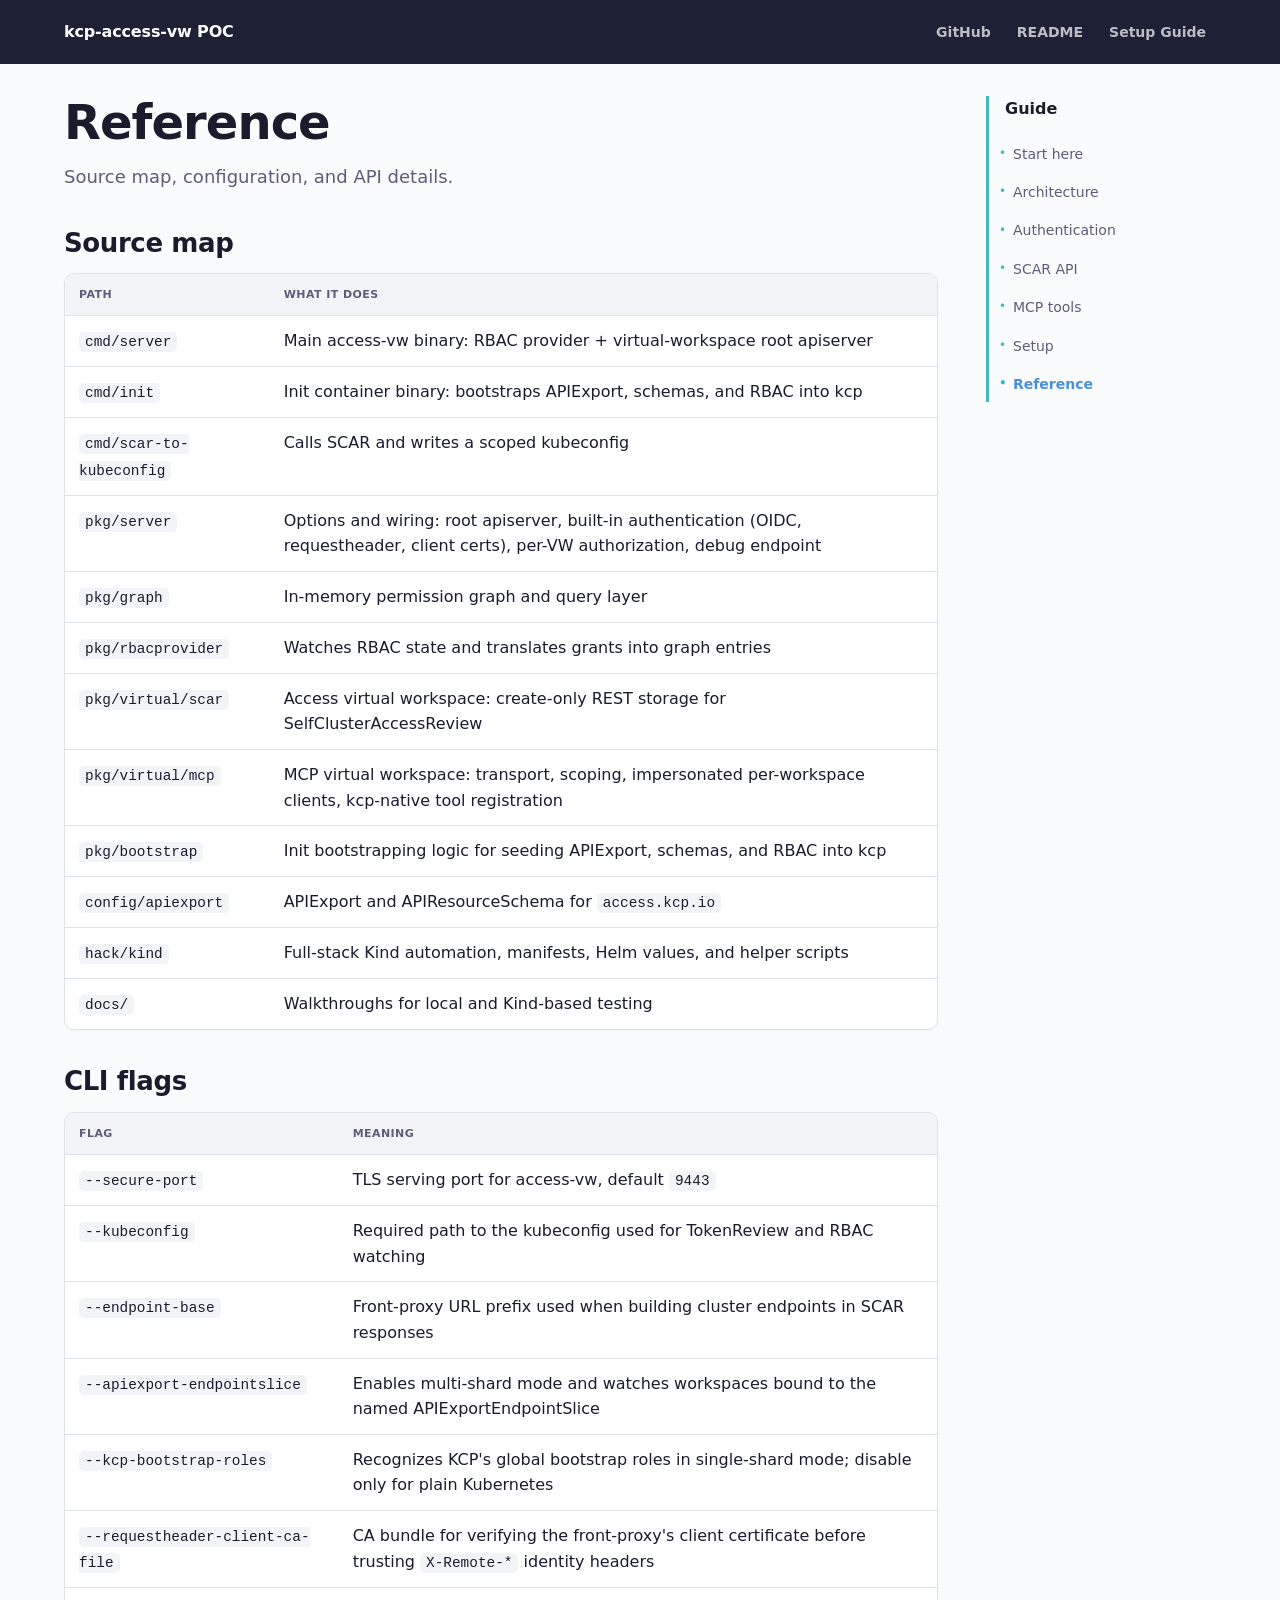
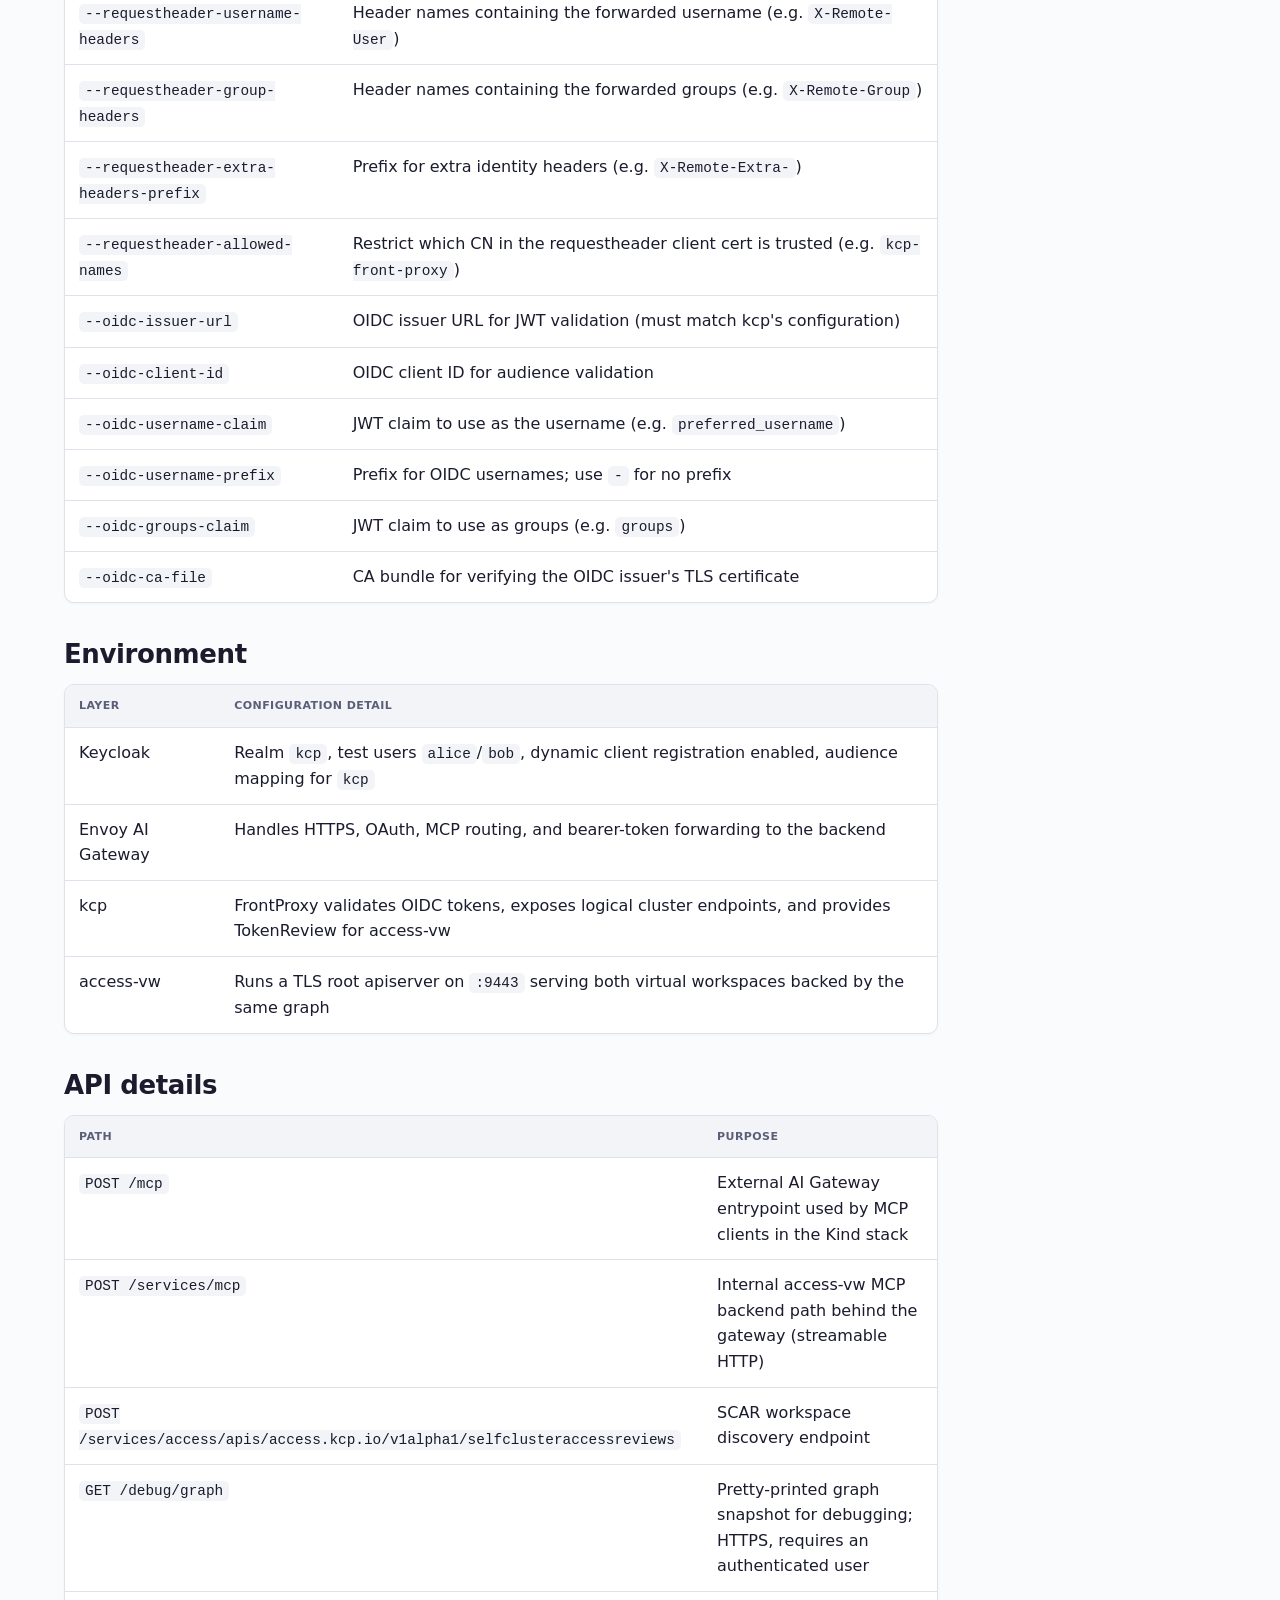
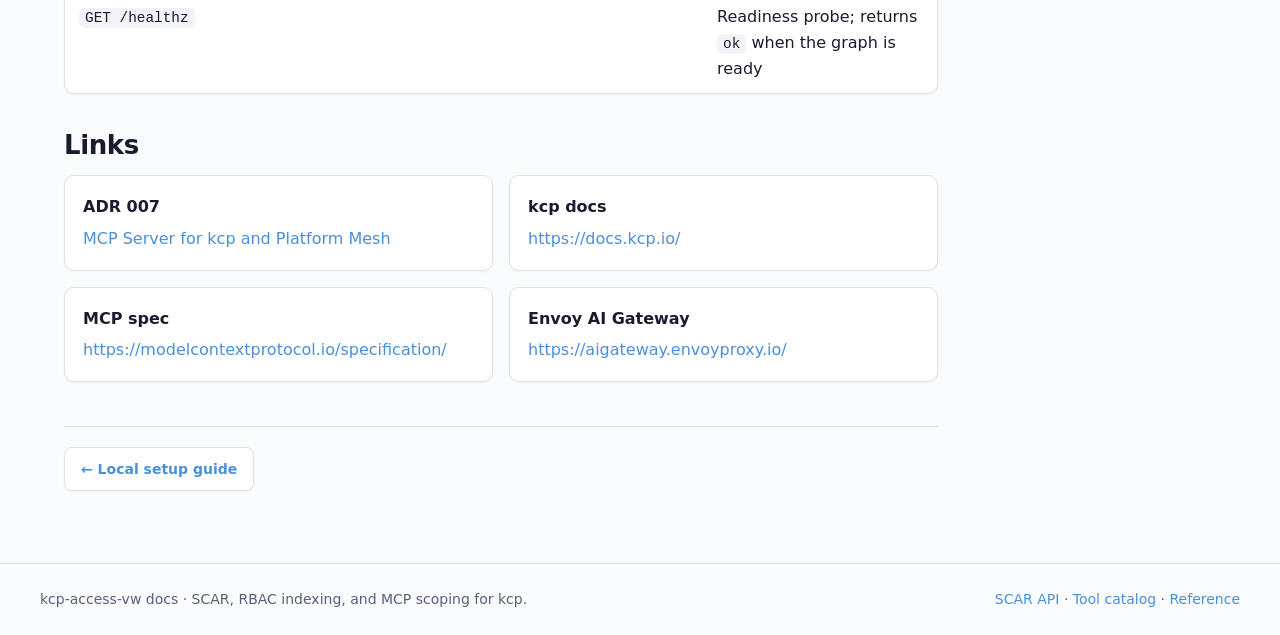
<file: site/reference.html>
<!doctype html>
    <html lang="en">
      <head>
        <meta charset="utf-8" />
        <meta name="viewport" content="width=device-width, initial-scale=1" />
        <title>Reference · kcp-access-vw</title>
        <link rel="stylesheet" href="assets/styles.css" />
      </head>
      <body>
        <header class="site-header">
          <div class="header-inner">
            <a class="brand" href="index.html">
              
              <span>kcp-access-vw POC</span>
            </a>
            <nav class="top-links" aria-label="Top links">
              <a href="https://github.com/cnvergence/kcp-access-vw" target="_blank" rel="noreferrer">GitHub</a>
              <a href="https://github.com/cnvergence/kcp-access-vw#readme" target="_blank" rel="noreferrer">README</a>
              <a href="setup.html">Setup Guide</a>
            </nav>
          </div>
        </header>

        <div class="guide-layout">
          <main class="main-content">
            <h1 class="page-title">Reference</h1>
            <p class="intro">Source map, configuration, and API details.</p>

<section class="section">
  <h2>Source map</h2>
  <div class="table-wrap"><table>
    <thead><tr><th>Path</th><th>What it does</th></tr></thead>
    <tbody>
      <tr><td><code>cmd/server</code></td><td>Main access-vw binary: RBAC provider + virtual-workspace root apiserver</td></tr>
      <tr><td><code>cmd/init</code></td><td>Init container binary: bootstraps APIExport, schemas, and RBAC into kcp</td></tr>
      <tr><td><code>cmd/scar-to-kubeconfig</code></td><td>Calls SCAR and writes a scoped kubeconfig</td></tr>
      <tr><td><code>pkg/server</code></td><td>Options and wiring: root apiserver, built-in authentication (OIDC, requestheader, client certs), per-VW authorization, debug endpoint</td></tr>
      <tr><td><code>pkg/graph</code></td><td>In-memory permission graph and query layer</td></tr>
      <tr><td><code>pkg/rbacprovider</code></td><td>Watches RBAC state and translates grants into graph entries</td></tr>
      <tr><td><code>pkg/virtual/scar</code></td><td>Access virtual workspace: create-only REST storage for SelfClusterAccessReview</td></tr>
      <tr><td><code>pkg/virtual/mcp</code></td><td>MCP virtual workspace: transport, scoping, impersonated per-workspace clients, kcp-native tool registration</td></tr>
      <tr><td><code>pkg/bootstrap</code></td><td>Init bootstrapping logic for seeding APIExport, schemas, and RBAC into kcp</td></tr>
      <tr><td><code>config/apiexport</code></td><td>APIExport and APIResourceSchema for <code>access.kcp.io</code></td></tr>
      <tr><td><code>hack/kind</code></td><td>Full-stack Kind automation, manifests, Helm values, and helper scripts</td></tr>
      <tr><td><code>docs/</code></td><td>Walkthroughs for local and Kind-based testing</td></tr>
    </tbody>
  </table></div>
</section>

<section class="section">
  <h2>CLI flags</h2>
  <div class="table-wrap"><table>
    <thead><tr><th>Flag</th><th>Meaning</th></tr></thead>
    <tbody>
      <tr><td><code>--secure-port</code></td><td>TLS serving port for access-vw, default <code>9443</code></td></tr>
      <tr><td><code>--kubeconfig</code></td><td>Required path to the kubeconfig used for TokenReview and RBAC watching</td></tr>
      <tr><td><code>--endpoint-base</code></td><td>Front-proxy URL prefix used when building cluster endpoints in SCAR responses</td></tr>
      <tr><td><code>--apiexport-endpointslice</code></td><td>Enables multi-shard mode and watches workspaces bound to the named APIExportEndpointSlice</td></tr>
      <tr><td><code>--kcp-bootstrap-roles</code></td><td>Recognizes KCP's global bootstrap roles in single-shard mode; disable only for plain Kubernetes</td></tr>
      <tr><td><code>--requestheader-client-ca-file</code></td><td>CA bundle for verifying the front-proxy's client certificate before trusting <code>X-Remote-*</code> identity headers</td></tr>
      <tr><td><code>--requestheader-username-headers</code></td><td>Header names containing the forwarded username (e.g. <code>X-Remote-User</code>)</td></tr>
      <tr><td><code>--requestheader-group-headers</code></td><td>Header names containing the forwarded groups (e.g. <code>X-Remote-Group</code>)</td></tr>
      <tr><td><code>--requestheader-extra-headers-prefix</code></td><td>Prefix for extra identity headers (e.g. <code>X-Remote-Extra-</code>)</td></tr>
      <tr><td><code>--requestheader-allowed-names</code></td><td>Restrict which CN in the requestheader client cert is trusted (e.g. <code>kcp-front-proxy</code>)</td></tr>
      <tr><td><code>--oidc-issuer-url</code></td><td>OIDC issuer URL for JWT validation (must match kcp's configuration)</td></tr>
      <tr><td><code>--oidc-client-id</code></td><td>OIDC client ID for audience validation</td></tr>
      <tr><td><code>--oidc-username-claim</code></td><td>JWT claim to use as the username (e.g. <code>preferred_username</code>)</td></tr>
      <tr><td><code>--oidc-username-prefix</code></td><td>Prefix for OIDC usernames; use <code>-</code> for no prefix</td></tr>
      <tr><td><code>--oidc-groups-claim</code></td><td>JWT claim to use as groups (e.g. <code>groups</code>)</td></tr>
      <tr><td><code>--oidc-ca-file</code></td><td>CA bundle for verifying the OIDC issuer's TLS certificate</td></tr>
    </tbody>
  </table></div>
</section>

<section class="section">
  <h2>Environment</h2>
  <div class="table-wrap"><table>
    <thead><tr><th>Layer</th><th>Configuration detail</th></tr></thead>
    <tbody>
      <tr><td>Keycloak</td><td>Realm <code>kcp</code>, test users <code>alice</code>/<code>bob</code>, dynamic client registration enabled, audience mapping for <code>kcp</code></td></tr>
      <tr><td>Envoy AI Gateway</td><td>Handles HTTPS, OAuth, MCP routing, and bearer-token forwarding to the backend</td></tr>
      <tr><td>kcp</td><td>FrontProxy validates OIDC tokens, exposes logical cluster endpoints, and provides TokenReview for access-vw</td></tr>
      <tr><td>access-vw</td><td>Runs a TLS root apiserver on <code>:9443</code> serving both virtual workspaces backed by the same graph</td></tr>
    </tbody>
  </table></div>
</section>

<section class="section">
  <h2>API details</h2>
  <div class="table-wrap"><table>
    <thead><tr><th>Path</th><th>Purpose</th></tr></thead>
    <tbody>
      <tr><td><code>POST /mcp</code></td><td>External AI Gateway entrypoint used by MCP clients in the Kind stack</td></tr>
      <tr><td><code>POST /services/mcp</code></td><td>Internal access-vw MCP backend path behind the gateway (streamable HTTP)</td></tr>
      <tr><td><code>POST /services/access/apis/access.kcp.io/v1alpha1/selfclusteraccessreviews</code></td><td>SCAR workspace discovery endpoint</td></tr>
      <tr><td><code>GET /debug/graph</code></td><td>Pretty-printed graph snapshot for debugging; HTTPS, requires an authenticated user</td></tr>
      <tr><td><code>GET /healthz</code></td><td>Readiness probe; returns <code>ok</code> when the graph is ready</td></tr>
    </tbody>
  </table></div>
</section>

<section class="section">
  <h2>Links</h2>
  <div class="two-col">
    <article class="mini-card"><strong>ADR 007</strong><p><a href="https://github.com/cnvergence/pm-architecture/blob/ec1fc0d334de2702dbcfb3070d6d01bc2031bbbf/adr/007-mcp-server-for-kcp-and-platform-mesh.md" target="_blank" rel="noreferrer">MCP Server for kcp and Platform Mesh</a></p></article>
    <article class="mini-card"><strong>kcp docs</strong><p><a href="https://docs.kcp.io/" target="_blank" rel="noreferrer">https://docs.kcp.io/</a></p></article>
    <article class="mini-card"><strong>MCP spec</strong><p><a href="https://modelcontextprotocol.io/specification/" target="_blank" rel="noreferrer">https://modelcontextprotocol.io/specification/</a></p></article>
    <article class="mini-card"><strong>Envoy AI Gateway</strong><p><a href="https://aigateway.envoyproxy.io/" target="_blank" rel="noreferrer">https://aigateway.envoyproxy.io/</a></p></article>
  </div>
</section>

            <nav class="page-nav" aria-label="Pagination"><a href="setup.html">← Local setup guide</a><span></span></nav>
          </main>
          <aside class="sidebar" aria-label="Guide">
            <p class="sidebar-title">Guide</p>
            <ul class="nav-list">
              <li><a href="index.html">Start here</a></li>
              <li><a href="architecture.html">Architecture</a></li>
              <li><a href="auth.html">Authentication</a></li>
              <li><a href="scar.html">SCAR API</a></li>
              <li><a href="mcp.html">MCP tools</a></li>
              <li><a href="setup.html">Setup</a></li>
              <li><a href="reference.html" aria-current="page">Reference</a></li>
            </ul>
          </aside>
        </div>

        <footer class="footer">
          <div class="footer-inner">
            <span>kcp-access-vw docs · SCAR, RBAC indexing, and MCP scoping for kcp.</span>
            <span><a href="scar.html">SCAR API</a> · <a href="mcp.html">Tool catalog</a> · <a href="reference.html">Reference</a></span>
          </div>
        </footer>
      </body>
    </html>
</file>
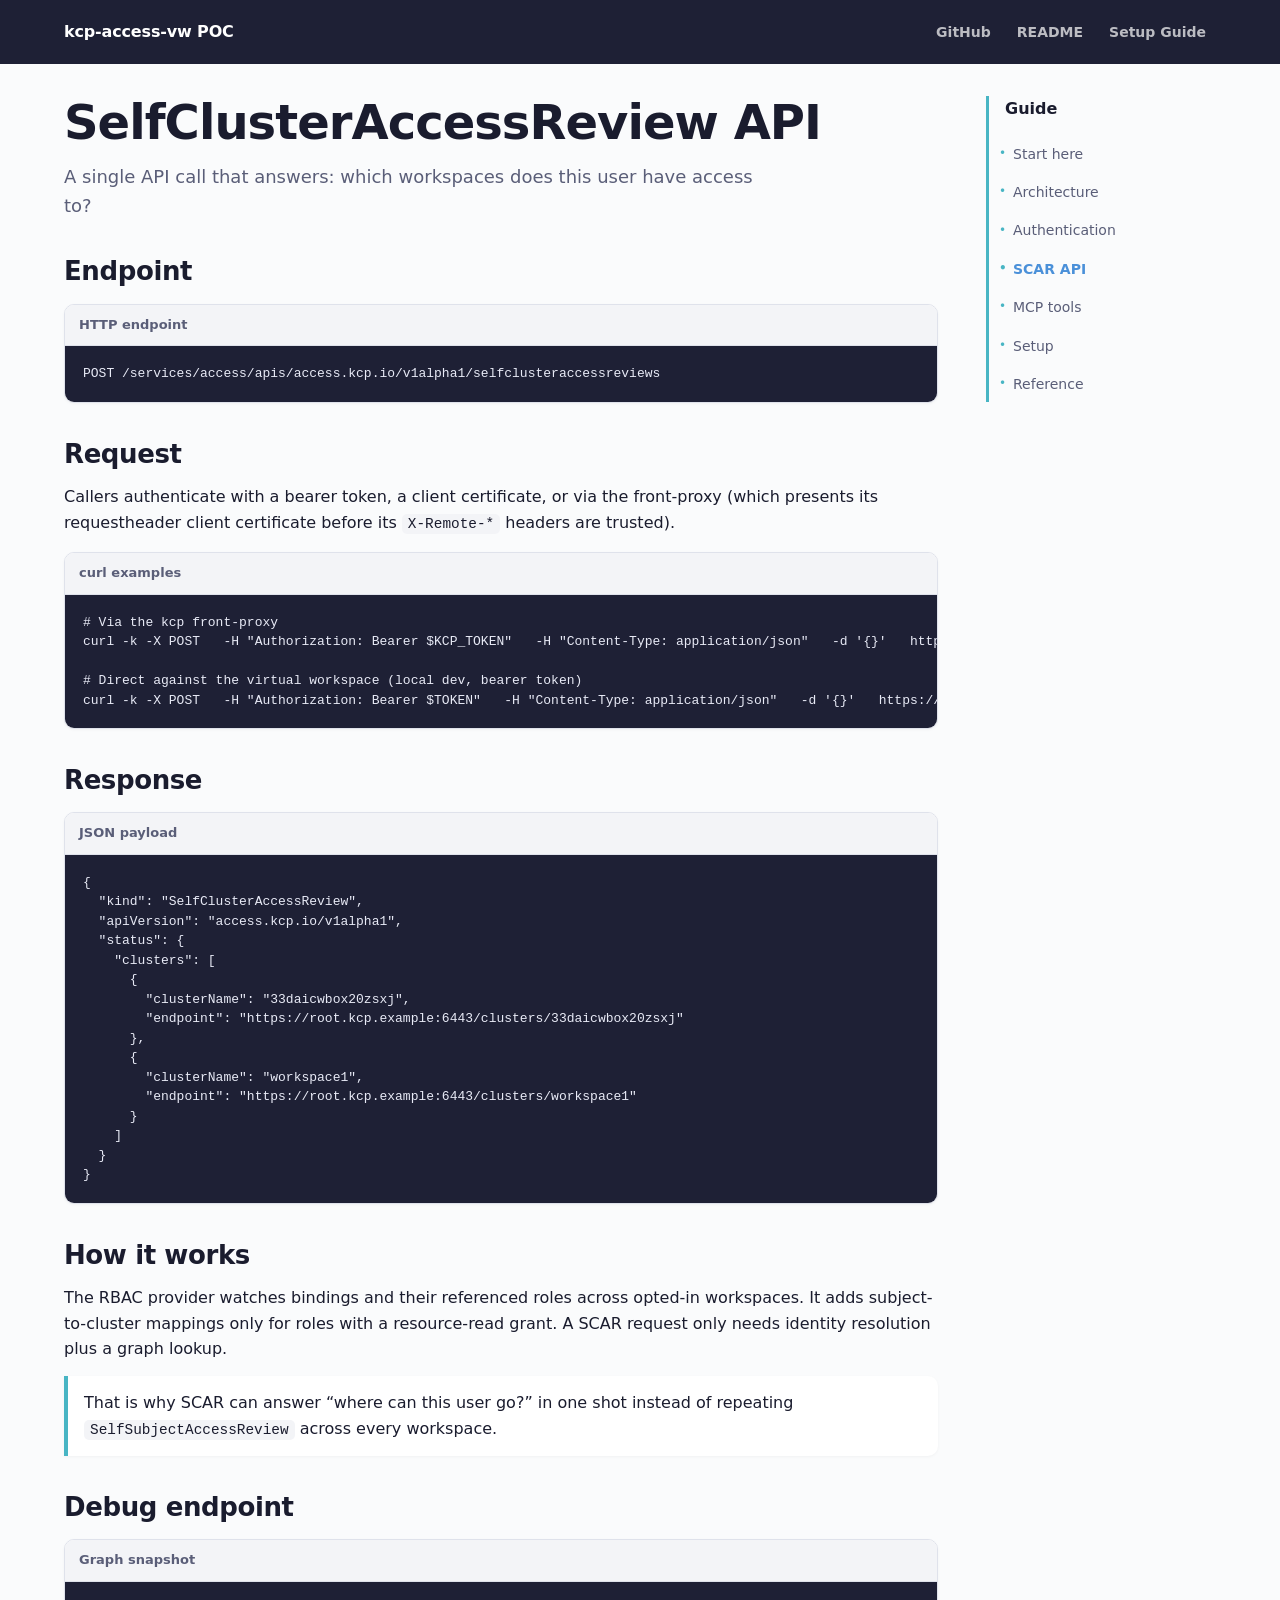
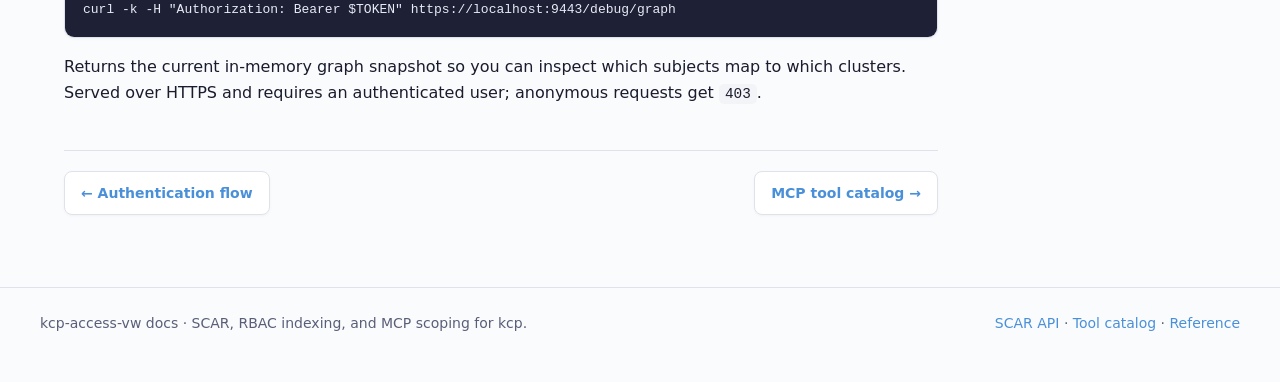
<file: site/scar.html>
<!doctype html>
    <html lang="en">
      <head>
        <meta charset="utf-8" />
        <meta name="viewport" content="width=device-width, initial-scale=1" />
        <title>SelfClusterAccessReview API · kcp-access-vw</title>
        <link rel="stylesheet" href="assets/styles.css" />
      </head>
      <body>
        <header class="site-header">
          <div class="header-inner">
            <a class="brand" href="index.html">
              
              <span>kcp-access-vw POC</span>
            </a>
            <nav class="top-links" aria-label="Top links">
              <a href="https://github.com/cnvergence/kcp-access-vw" target="_blank" rel="noreferrer">GitHub</a>
              <a href="https://github.com/cnvergence/kcp-access-vw#readme" target="_blank" rel="noreferrer">README</a>
              <a href="setup.html">Setup Guide</a>
            </nav>
          </div>
        </header>

        <div class="guide-layout">
          <main class="main-content">
            <h1 class="page-title">SelfClusterAccessReview API</h1>
            <p class="intro">A single API call that answers: which workspaces does this user have access to?</p>

    <section class="section">
      <h2>Endpoint</h2>
      <div class="example">
        <div class="example-title"><span>HTTP endpoint</span></div>
        <pre><code>POST /services/access/apis/access.kcp.io/v1alpha1/selfclusteraccessreviews</code></pre>
      </div>
    </section>

    <section class="section">
      <h2>Request</h2>
      <p>Callers authenticate with a bearer token, a client certificate, or via the front-proxy (which presents its requestheader client certificate before its <code>X-Remote-*</code> headers are trusted).</p>
      <div class="example">
        <div class="example-title"><span>curl examples</span></div>
        <pre><code># Via the kcp front-proxy
curl -k -X POST   -H "Authorization: Bearer $KCP_TOKEN"   -H "Content-Type: application/json"   -d '{}'   https://root.kcp.example:6443/services/access/apis/access.kcp.io/v1alpha1/selfclusteraccessreviews

# Direct against the virtual workspace (local dev, bearer token)
curl -k -X POST   -H "Authorization: Bearer $TOKEN"   -H "Content-Type: application/json"   -d '{}'   https://localhost:9443/services/access/apis/access.kcp.io/v1alpha1/selfclusteraccessreviews</code></pre>
      </div>
    </section>

    <section class="section">
      <h2>Response</h2>
      <div class="example">
        <div class="example-title"><span>JSON payload</span></div>
        <pre><code>{
  "kind": "SelfClusterAccessReview",
  "apiVersion": "access.kcp.io/v1alpha1",
  "status": {
    "clusters": [
      {
        "clusterName": "33daicwbox20zsxj",
        "endpoint": "https://root.kcp.example:6443/clusters/33daicwbox20zsxj"
      },
      {
        "clusterName": "workspace1",
        "endpoint": "https://root.kcp.example:6443/clusters/workspace1"
      }
    ]
  }
}</code></pre>
      </div>
    </section>

    <section class="section">
      <h2>How it works</h2>
      <p>The RBAC provider watches bindings and their referenced roles across opted-in workspaces. It adds subject-to-cluster mappings only for roles with a resource-read grant. A SCAR request only needs identity resolution plus a graph lookup.</p>
      <div class="note">
        <p>That is why SCAR can answer “where can this user go?” in one shot instead of repeating <code>SelfSubjectAccessReview</code> across every workspace.</p>
      </div>
    </section>

    <section class="section">
      <h2>Debug endpoint</h2>
      <div class="example">
        <div class="example-title"><span>Graph snapshot</span></div>
        <pre><code>curl -k -H "Authorization: Bearer $TOKEN" https://localhost:9443/debug/graph</code></pre>
      </div>
      <p>Returns the current in-memory graph snapshot so you can inspect which subjects map to which clusters. Served over HTTPS and requires an authenticated user; anonymous requests get <code>403</code>.</p>
    </section>

            <nav class="page-nav" aria-label="Pagination"><a href="auth.html">← Authentication flow</a><a href="mcp.html">MCP tool catalog →</a></nav>
          </main>
          <aside class="sidebar" aria-label="Guide">
            <p class="sidebar-title">Guide</p>
            <ul class="nav-list">
              <li><a href="index.html">Start here</a></li>
              <li><a href="architecture.html">Architecture</a></li>
              <li><a href="auth.html">Authentication</a></li>
              <li><a href="scar.html" aria-current="page">SCAR API</a></li>
              <li><a href="mcp.html">MCP tools</a></li>
              <li><a href="setup.html">Setup</a></li>
              <li><a href="reference.html">Reference</a></li>
            </ul>
          </aside>
        </div>

        <footer class="footer">
          <div class="footer-inner">
            <span>kcp-access-vw docs · SCAR, RBAC indexing, and MCP scoping for kcp.</span>
            <span><a href="scar.html">SCAR API</a> · <a href="mcp.html">Tool catalog</a> · <a href="reference.html">Reference</a></span>
          </div>
        </footer>
      </body>
    </html>
</file>
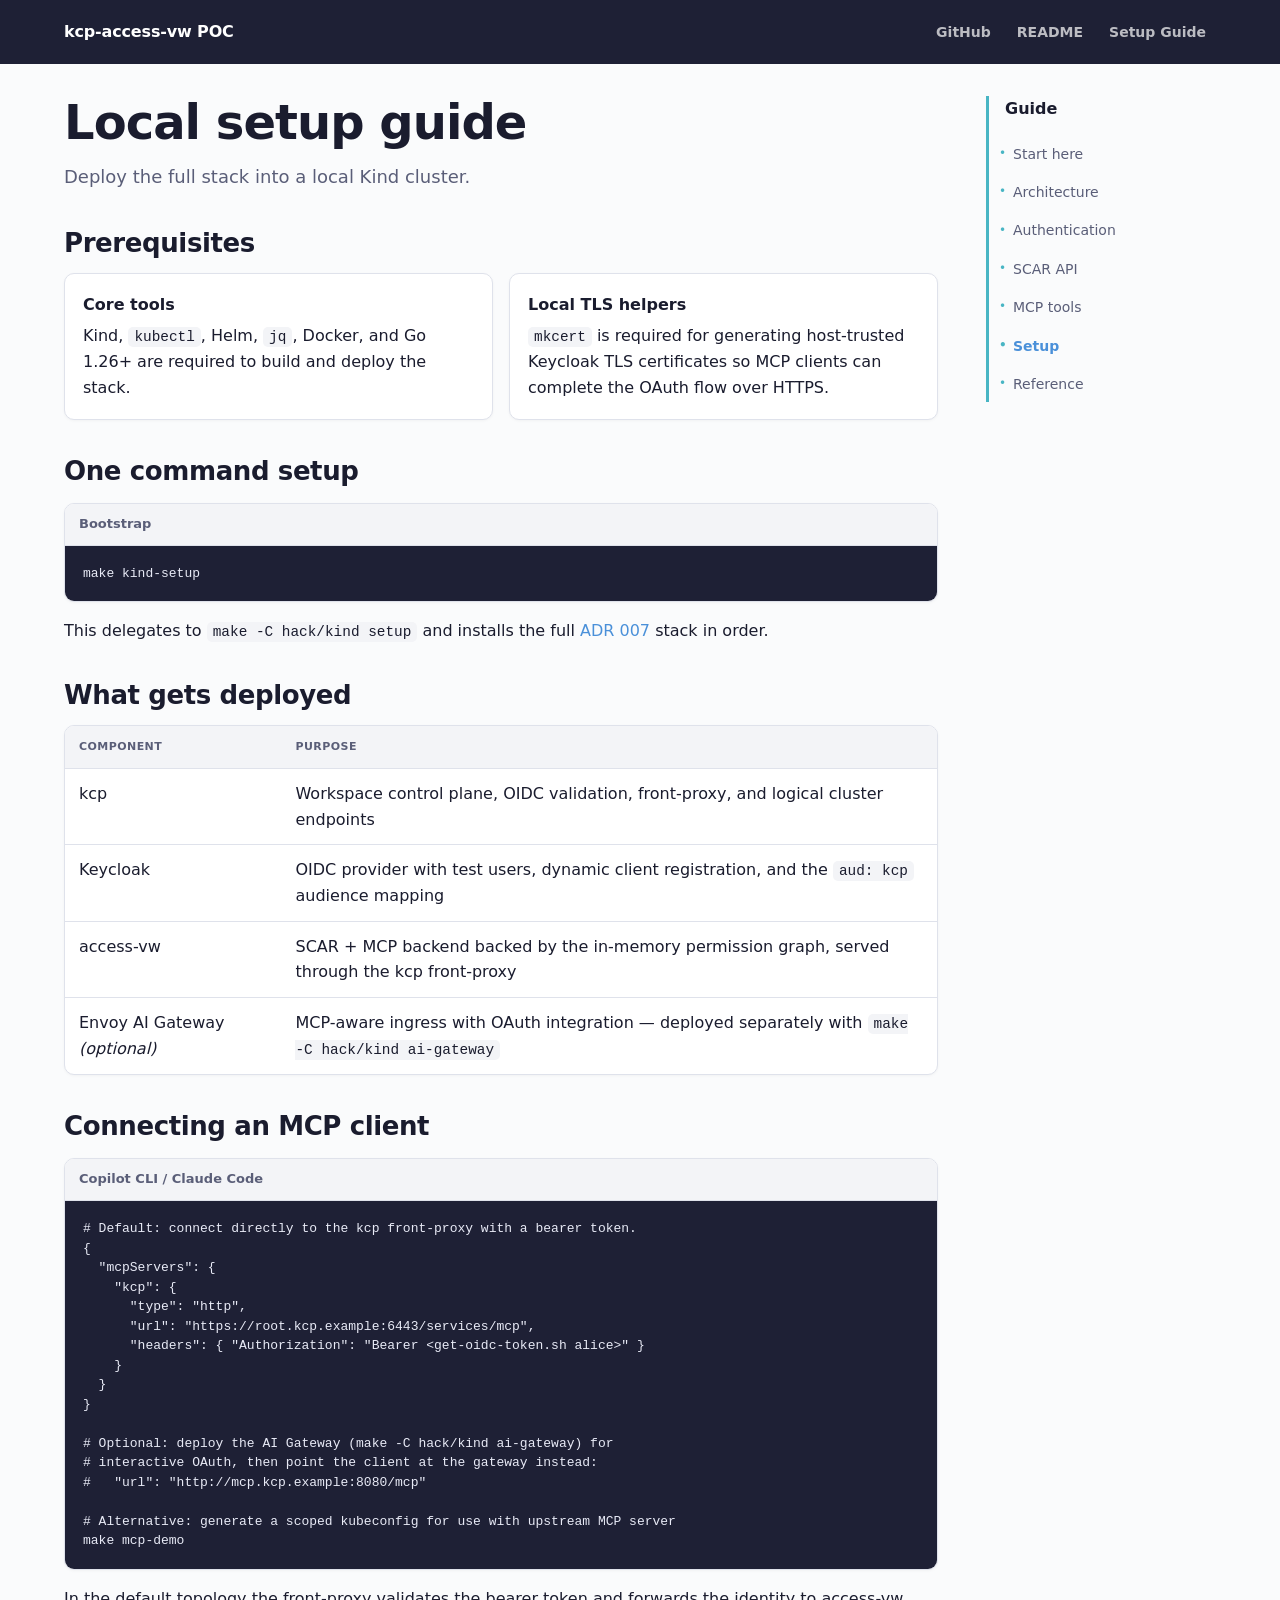
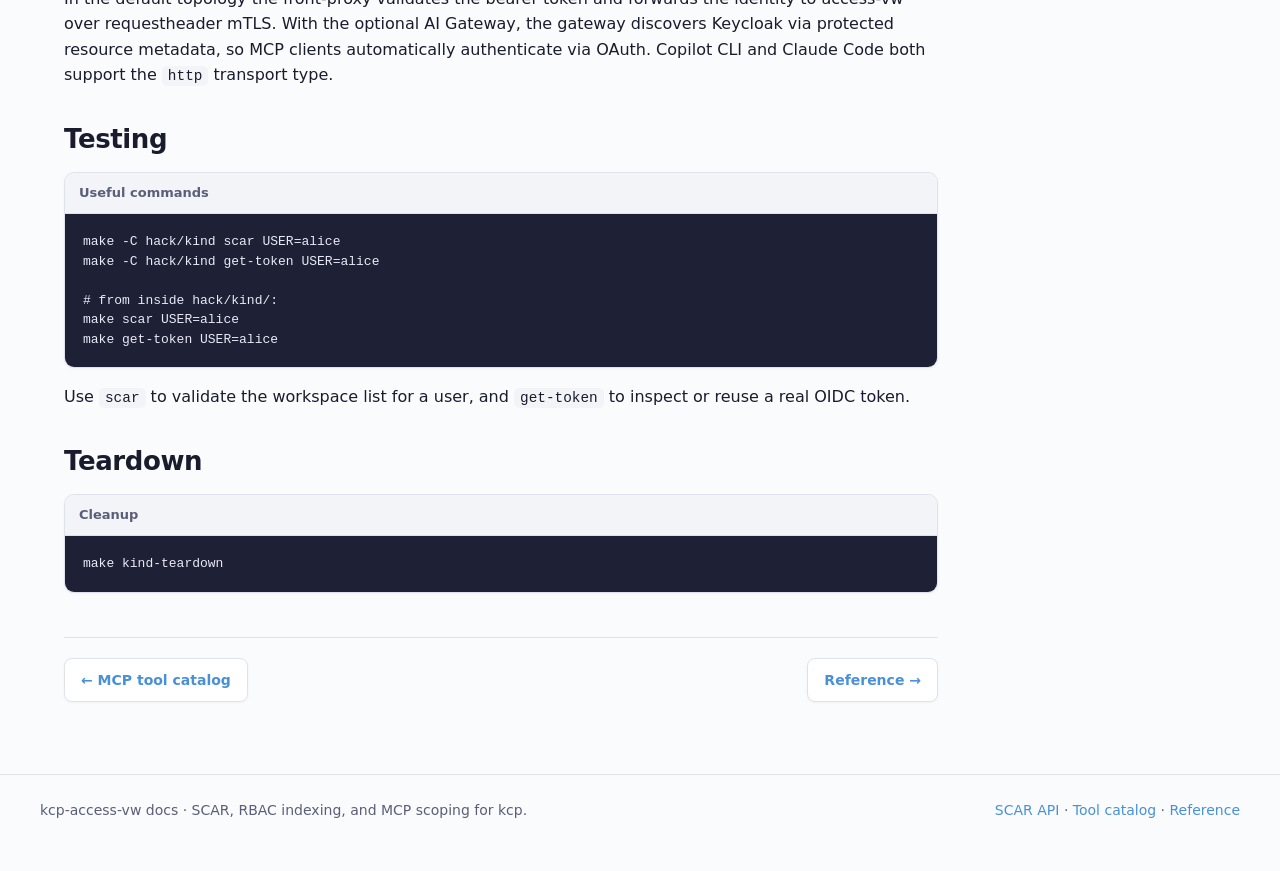
<file: site/setup.html>
<!doctype html>
    <html lang="en">
      <head>
        <meta charset="utf-8" />
        <meta name="viewport" content="width=device-width, initial-scale=1" />
        <title>Local setup guide · kcp-access-vw</title>
        <link rel="stylesheet" href="assets/styles.css" />
      </head>
      <body>
        <header class="site-header">
          <div class="header-inner">
            <a class="brand" href="index.html">
              
              <span>kcp-access-vw POC</span>
            </a>
            <nav class="top-links" aria-label="Top links">
              <a href="https://github.com/cnvergence/kcp-access-vw" target="_blank" rel="noreferrer">GitHub</a>
              <a href="https://github.com/cnvergence/kcp-access-vw#readme" target="_blank" rel="noreferrer">README</a>
              <a href="setup.html">Setup Guide</a>
            </nav>
          </div>
        </header>

        <div class="guide-layout">
          <main class="main-content">
            <h1 class="page-title">Local setup guide</h1>
            <p class="intro">Deploy the full stack into a local Kind cluster.</p>

    <section class="section">
      <h2>Prerequisites</h2>
      <div class="two-col">
        <article class="mini-card"><strong>Core tools</strong><p>Kind, <code>kubectl</code>, Helm, <code>jq</code>, Docker, and Go 1.26+ are required to build and deploy the stack.</p></article>
        <article class="mini-card"><strong>Local TLS helpers</strong><p><code>mkcert</code> is required for generating host-trusted Keycloak TLS certificates so MCP clients can complete the OAuth flow over HTTPS.</p></article>
      </div>
    </section>

    <section class="section">
      <h2>One command setup</h2>
      <div class="example">
        <div class="example-title"><span>Bootstrap</span></div>
        <pre><code>make kind-setup</code></pre>
      </div>
      <p>This delegates to <code>make -C hack/kind setup</code> and installs the full <a href="https://github.com/cnvergence/pm-architecture/blob/ec1fc0d334de2702dbcfb3070d6d01bc2031bbbf/adr/007-mcp-server-for-kcp-and-platform-mesh.md" target="_blank" rel="noreferrer">ADR 007</a> stack in order.</p>
    </section>

    <section class="section">
      <h2>What gets deployed</h2>
      <div class="table-wrap"><table>
        <thead><tr><th>Component</th><th>Purpose</th></tr></thead>
        <tbody>
          <tr><td>kcp</td><td>Workspace control plane, OIDC validation, front-proxy, and logical cluster endpoints</td></tr>
          <tr><td>Keycloak</td><td>OIDC provider with test users, dynamic client registration, and the <code>aud: kcp</code> audience mapping</td></tr>
          <tr><td>access-vw</td><td>SCAR + MCP backend backed by the in-memory permission graph, served through the kcp front-proxy</td></tr>
          <tr><td>Envoy AI Gateway <em>(optional)</em></td><td>MCP-aware ingress with OAuth integration — deployed separately with <code>make -C hack/kind ai-gateway</code></td></tr>
        </tbody>
      </table></div>
    </section>

    <section class="section">
      <h2>Connecting an MCP client</h2>
      <div class="example">
        <div class="example-title"><span>Copilot CLI / Claude Code</span></div>
        <pre><code># Default: connect directly to the kcp front-proxy with a bearer token.
{
  "mcpServers": {
    "kcp": {
      "type": "http",
      "url": "https://root.kcp.example:6443/services/mcp",
      "headers": { "Authorization": "Bearer &lt;get-oidc-token.sh alice&gt;" }
    }
  }
}

# Optional: deploy the AI Gateway (make -C hack/kind ai-gateway) for
# interactive OAuth, then point the client at the gateway instead:
#   "url": "http://mcp.kcp.example:8080/mcp"

# Alternative: generate a scoped kubeconfig for use with upstream MCP server
make mcp-demo</code></pre>
      </div>
      <p>In the default topology the front-proxy validates the bearer token and forwards the identity to access-vw over requestheader mTLS. With the optional AI Gateway, the gateway discovers Keycloak via protected resource metadata, so MCP clients automatically authenticate via OAuth. Copilot CLI and Claude Code both support the <code>http</code> transport type.</p>
    </section>

    <section class="section">
      <h2>Testing</h2>
      <div class="example">
        <div class="example-title"><span>Useful commands</span></div>
        <pre><code>make -C hack/kind scar USER=alice
make -C hack/kind get-token USER=alice

# from inside hack/kind/:
make scar USER=alice
make get-token USER=alice</code></pre>
      </div>
      <p>Use <code>scar</code> to validate the workspace list for a user, and <code>get-token</code> to inspect or reuse a real OIDC token.</p>
    </section>

    <section class="section">
      <h2>Teardown</h2>
      <div class="example">
        <div class="example-title"><span>Cleanup</span></div>
        <pre><code>make kind-teardown</code></pre>
      </div>
    </section>

            <nav class="page-nav" aria-label="Pagination"><a href="mcp.html">← MCP tool catalog</a><a href="reference.html">Reference →</a></nav>
          </main>
          <aside class="sidebar" aria-label="Guide">
            <p class="sidebar-title">Guide</p>
            <ul class="nav-list">
              <li><a href="index.html">Start here</a></li>
              <li><a href="architecture.html">Architecture</a></li>
              <li><a href="auth.html">Authentication</a></li>
              <li><a href="scar.html">SCAR API</a></li>
              <li><a href="mcp.html">MCP tools</a></li>
              <li><a href="setup.html" aria-current="page">Setup</a></li>
              <li><a href="reference.html">Reference</a></li>
            </ul>
          </aside>
        </div>

        <footer class="footer">
          <div class="footer-inner">
            <span>kcp-access-vw docs · SCAR, RBAC indexing, and MCP scoping for kcp.</span>
            <span><a href="scar.html">SCAR API</a> · <a href="mcp.html">Tool catalog</a> · <a href="reference.html">Reference</a></span>
          </div>
        </footer>
      </body>
    </html>
</file>
<file: site/assets/styles.css>
:root {
  color-scheme: light;
  --header-height: 64px;
  --bg: #fafbfc;
  --surface: #ffffff;
  --surface-2: #f3f4f7;
  --ink: #1a1c2e;
  --muted: #5a5e78;
  --line: #dfe2eb;
  /* kcp brand: havelock blue → shakespeare teal → mantis green */
  --accent: #4a90d9;
  --accent-2: #357abd;
  --accent-soft: #eaf2fb;
  --accent-ink: #1a3a5c;
  --teal: #48b5c4;
  --green: #6bbd5b;
  --gradient: linear-gradient(135deg, var(--accent), var(--teal), var(--green));
  --code-bg: #1e2035;
  --code-ink: #e8eaf6;
  --code-key: #7ec8e3;
  --code-string: #ffcc80;
  --code-value: #a5d6a7;
  --code-comment: #78849e;
  --code-keyword: #b39ddb;
  --code-type: #80cbc4;
  --code-func: #ce93d8;
  --radius: 10px;
  font-family:
    "Inter", ui-sans-serif, system-ui, -apple-system, BlinkMacSystemFont, "Segoe UI",
    sans-serif;
}

* { box-sizing: border-box; }
html { scroll-behavior: smooth; }

body {
  margin: 0;
  background: var(--bg);
  color: var(--ink);
  line-height: 1.6;
}

a {
  color: var(--accent);
  text-decoration: none;
}
a:hover { color: var(--accent-2); text-decoration: underline; }

/* ── Header ─────────────────────────────────────── */

.site-header {
  background: var(--code-bg);
  position: sticky;
  top: 0;
  z-index: 20;
}

.header-inner {
  max-width: 1200px;
  margin: 0 auto;
  padding: 0 24px;
  display: flex;
  align-items: center;
  height: var(--header-height);
  justify-content: space-between;
  gap: 20px;
}

.brand {
  display: inline-flex;
  align-items: center;
  gap: 10px;
  color: #fff;
  font-weight: 800;
  font-size: 16px;
  text-decoration: none;
  letter-spacing: -0.01em;
}
.brand:hover { text-decoration: none; color: #fff; }

.brand-mark {
  width: 32px;
  height: 32px;
  display: grid;
  place-items: center;
  border-radius: 8px;
  background: var(--gradient);
  color: #fff;
  font-size: 12px;
  font-weight: 900;
  letter-spacing: -0.02em;
}

.top-links {
  display: flex;
  flex-wrap: wrap;
  justify-content: flex-end;
  gap: 6px;
  font-size: 14px;
}
.top-links a {
  color: rgba(255,255,255,0.7);
  font-weight: 600;
  text-decoration: none;
  padding: 5px 10px;
  border-radius: 6px;
  transition: all 0.15s;
}
.top-links a:hover { background: rgba(255,255,255,0.1); color: #fff; text-decoration: none; }

/* ── Layout ──────────────────────────────────────── */

.guide-layout {
  display: grid;
  grid-template-columns: minmax(0, 1fr) 230px;
  gap: 48px;
  align-items: start;
  max-width: 1200px;
  margin: 0 auto;
  padding: 32px 24px 72px;
}

.sidebar {
  position: sticky;
  top: calc(var(--header-height) + 24px);
  border: none;
  border-left: 3px solid var(--teal);
  background: transparent;
  padding: 0 0 0 16px;
}

.sidebar-title {
  margin: 0 0 14px;
  font-size: 16px;
  font-weight: 800;
  color: var(--ink);
}

.nav-list {
  list-style: none;
  margin: 0;
  padding: 0;
}

.nav-list li + li {
  margin-top: 2px;
}

.nav-list a {
  position: relative;
  display: block;
  padding: 7px 12px 7px 24px;
  border-left: 3px solid transparent;
  margin-left: -19px;
  font-size: 14px;
  color: var(--muted);
  text-decoration: none;
  transition: all 0.15s;
}

.nav-list a::before {
  content: "•";
  position: absolute;
  left: 10px;
  top: 50%;
  transform: translateY(-50%);
  color: var(--teal);
  font-size: 12px;
}

.nav-list a:hover {
  color: var(--ink);
  border-left-color: var(--line);
  text-decoration: none;
}

.nav-list a[aria-current="page"] {
  color: var(--accent);
  font-weight: 700;
  border-left-color: var(--teal);
  background: transparent;
}

/* ── Content ─────────────────────────────────────── */

.main-content {
  max-width: 920px;
  margin: 0;
  padding: 0;
}

.page-title {
  margin: 0 0 14px;
  font-size: clamp(32px, 4.5vw, 48px);
  line-height: 1.1;
  letter-spacing: -0.02em;
  font-weight: 850;
}

.intro {
  margin: 0 0 24px;
  color: var(--muted);
  font-size: 18px;
  max-width: 720px;
  line-height: 1.6;
}

.section { margin: 36px 0; }
.section h2 {
  margin: 0 0 14px;
  font-size: 26px;
  line-height: 1.2;
  letter-spacing: -0.015em;
  font-weight: 780;
}
.section h3 {
  margin: 0 0 8px;
  font-size: 18px;
  line-height: 1.3;
  font-weight: 700;
}
p { margin: 0 0 14px; }
.short { color: var(--muted); max-width: 720px; }

/* ── Cards, steps, examples ─────────────────────── */

.example {
  margin: 16px 0;
  border: 1px solid var(--line);
  border-radius: var(--radius);
  overflow: hidden;
  background: var(--surface);
  box-shadow: 0 1px 3px rgba(0,0,0,0.04);
}

.example-title {
  display: flex;
  justify-content: space-between;
  align-items: center;
  gap: 12px;
  padding: 10px 14px;
  border-bottom: 1px solid var(--line);
  background: var(--surface-2);
  color: var(--muted);
  font-size: 13px;
  font-weight: 700;
}
.example-title a { font-weight: 600; }

pre {
  margin: 0;
  padding: 18px;
  overflow-x: auto;
  background: var(--code-bg);
  color: var(--code-ink);
  font-size: 13px;
  line-height: 1.5;
}

code {
  font-family: "JetBrains Mono", "SFMono-Regular", Consolas, "Liberation Mono", Menlo, ui-monospace, monospace;
}

:not(pre) > code {
  padding: 2px 6px;
  border-radius: 5px;
  background: var(--surface-2);
  color: var(--ink);
  font-size: 0.9em;
}

.note {
  border-left: 4px solid var(--teal);
  border-radius: 0 var(--radius) var(--radius) 0;
  background: var(--surface);
  padding: 14px 16px;
  box-shadow: 0 1px 3px rgba(0,0,0,0.04);
}
.note p:last-child { margin-bottom: 0; }

.warning {
  border-left: 4px solid #e5a100;
  border-radius: 0 var(--radius) var(--radius) 0;
  background: #fffbe6;
  padding: 14px 16px;
}
.warning p:last-child { margin-bottom: 0; }

.step-list {
  list-style: none;
  margin: 16px 0;
  padding: 0;
  display: grid;
  gap: 10px;
}

.step-list li {
  display: grid;
  grid-template-columns: 38px 1fr;
  gap: 14px;
  align-items: start;
  border: 1px solid var(--line);
  border-radius: var(--radius);
  background: var(--surface);
  padding: 16px;
  box-shadow: 0 1px 3px rgba(0,0,0,0.04);
}

.step-list .step-num {
  display: grid;
  place-items: center;
  width: 30px;
  height: 30px;
  border-radius: 8px;
  background: var(--gradient);
  color: #fff;
  font-weight: 800;
  font-size: 14px;
}

.step-list strong { display: block; margin-bottom: 4px; }
.step-list span { color: var(--muted); }

.two-col {
  display: grid;
  grid-template-columns: repeat(2, minmax(0, 1fr));
  gap: 16px;
}

.three-col {
  display: grid;
  grid-template-columns: repeat(3, minmax(0, 1fr));
  gap: 16px;
}

.mini-card {
  border: 1px solid var(--line);
  border-radius: var(--radius);
  background: var(--surface);
  padding: 18px;
  box-shadow: 0 1px 3px rgba(0,0,0,0.04);
  transition: box-shadow 0.15s;
}
.mini-card:hover {
  box-shadow: 0 2px 8px rgba(0,0,0,0.08);
}
.mini-card strong { display: block; margin-bottom: 6px; }
.mini-card span { color: var(--muted); }
.mini-card p:last-child { margin-bottom: 0; }

/* ── Tables ──────────────────────────────────────── */

.table-wrap {
  overflow-x: auto;
  border: 1px solid var(--line);
  border-radius: var(--radius);
  background: var(--surface);
  box-shadow: 0 1px 3px rgba(0,0,0,0.04);
}

table { width: 100%; border-collapse: collapse; min-width: 540px; }
th, td { padding: 12px 14px; border-bottom: 1px solid var(--line); text-align: left; vertical-align: top; }
th {
  background: var(--surface-2);
  font-size: 11px;
  font-weight: 800;
  letter-spacing: 0.04em;
  text-transform: uppercase;
  color: var(--muted);
}
tr:last-child td { border-bottom: 0; }

/* ── Diagram ─────────────────────────────────────── */

.diagram-wrap {
  margin: 20px 0;
  border: 1px solid var(--line);
  border-radius: var(--radius);
  background: var(--surface);
  padding: 28px;
  overflow-x: auto;
  box-shadow: 0 1px 3px rgba(0,0,0,0.04);
}

.diagram-wrap svg { display: block; margin: 0 auto; }

/* ── Navigation ──────────────────────────────────── */

.page-nav {
  display: flex;
  justify-content: space-between;
  gap: 14px;
  margin-top: 44px;
  padding-top: 20px;
  border-top: 1px solid var(--line);
}

.page-nav a {
  display: inline-flex;
  min-height: 42px;
  align-items: center;
  border: 1px solid var(--line);
  border-radius: 8px;
  background: var(--surface);
  padding: 10px 16px;
  text-decoration: none;
  font-weight: 700;
  font-size: 14px;
  box-shadow: 0 1px 3px rgba(0,0,0,0.04);
  transition: all 0.15s;
}
.page-nav a:hover {
  border-color: var(--accent);
  box-shadow: 0 2px 8px rgba(0,0,0,0.08);
  text-decoration: none;
}

/* ── Footer ──────────────────────────────────────── */

.footer {
  border-top: 1px solid var(--line);
  color: var(--muted);
  padding: 24px;
  font-size: 14px;
}
.footer-inner {
  max-width: 1200px;
  margin: 0 auto;
  display: flex;
  justify-content: space-between;
  gap: 14px;
  flex-wrap: wrap;
}

/* ── Responsive ──────────────────────────────────── */

@media (max-width: 920px) {
  :root { --header-height: 104px; }
  .header-inner { align-items: flex-start; flex-direction: column; }
  .top-links { justify-content: flex-start; }
  .guide-layout {
    grid-template-columns: 1fr;
    gap: 32px;
  }
  .sidebar {
    position: static;
    padding: 16px 0 0;
    border-left: 0;
    border-top: 3px solid var(--teal);
  }
  .nav-list a {
    margin-left: 0;
    padding-left: 24px;
  }
  .two-col, .three-col { grid-template-columns: 1fr; }
}

@media (max-width: 560px) {
  .guide-layout,
  .footer {
    padding-left: 14px;
    padding-right: 14px;
  }
  .page-title { font-size: 32px; }
  .intro { font-size: 16px; }
  .page-nav { flex-direction: column; }
}
</file>
